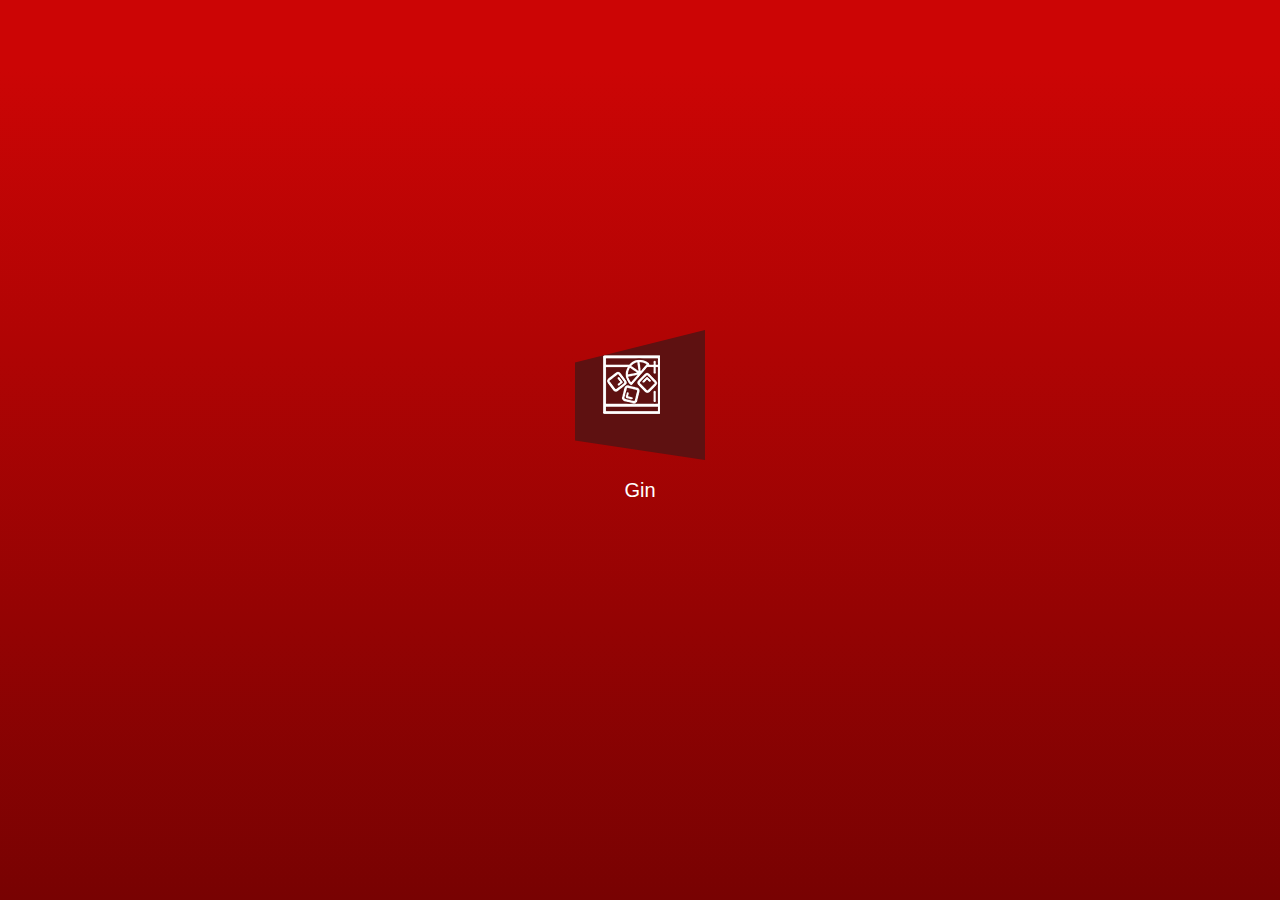
<file: index.html>
<!DOCTYPE html>
<html lang="en">

<head>
    <meta charset="utf-8">
    <meta name="viewport" content="width=device-width, initial-scale=1.0">
    <meta http-equiv="X-UA-Compatible" content="ie=edge">
    <title>Campari Red Diaries</title>

    <!-- STYLES -->

    <link rel="stylesheet" href="https://maxcdn.bootstrapcdn.com/bootstrap/4.0.0/css/bootstrap.min.css" integrity="sha384-Gn5384xqQ1aoWXA+058RXPxPg6fy4IWvTNh0E263XmFcJlSAwiGgFAW/dAiS6JXm"
        crossorigin="anonymous">
    <link rel="stylesheet" href="https://use.fontawesome.com/releases/v5.7.0/css/all.css" integrity="sha384-lZN37f5QGtY3VHgisS14W3ExzMWZxybE1SJSEsQp9S+oqd12jhcu+A56Ebc1zFSJ"
        crossorigin="anonymous">
    <link href="https://fonts.googleapis.com/css?family=Oswald:400,600|Roboto:400,700" rel="stylesheet">
    <link rel="stylesheet" href="./css/owl.carousel.min.css">
    <link rel="stylesheet" href="./css/owl.theme.default.css">
    <link rel="stylesheet" href="./css/animate.css">
    <link rel="stylesheet" href="./css/preloader.css">
    <link rel="stylesheet" href="./css/style.css">

    <!-- FAVICON -->
    <link rel="shortcut icon" href="img/favicon.ico" type="image/x-icon">

    <!-- META -->
    <meta property="og:title" content="Campari Red Diaries">
    <meta property="og:description" content="">
    <meta property="og:image" content="">
    <meta property="og:url" content="">

</head>

<body class="h-100">

    <div class="loader-box">
        <div class="loader">

            <div class="element-animation">
                <img src="img/preloader.png" width="480" height="100" ;>
            </div>
        </div>
        <ul class="labels">
            <li class="label">Gin</li>
            <li class="label">Campari</li>
            <li class="label">Vermouth Rosso</li>
            <li class="label">Rodaja de Naranja</li>
        </ul>
        <div class="loader-section section-left"></div>
        <div class="loader-section section-right"></div>
    </div>

    <header>
        <!-- Fixed navbar -->
        <nav class="navbar navbar-expand-md fixed-top">
            <button class="navbar-toggler" type="button" data-toggle="collapse" data-target="#navbarCollapse"
                aria-controls="navbarCollapse" aria-expanded="false" aria-label="Toggle navigation">
                <img src="img/menu.svg" alt="">
            </button>
            <div class="collapse navbar-collapse" id="navbarCollapse">
                <ul id="menu" class="navbar-nav">
                    <li class="nav-item active">
                        <a class="nav-link" href="#title">Corto </a>
                    </li>
                    <li class="nav-item">
                        <a class="nav-link" href="#slide1">Actores</a>
                    </li>
                    <li class="nav-item">
                        <a class="nav-link" href="#slide2">Behind de Scenes</a>
                    </li>
                    <li class="nav-item">
                        <a class="nav-link" href="#slide3">Cocktails</a>
                    </li>
                </ul>

            </div>
        </nav>
    </header>


    <ul id="sticky-bar" class="landing">
        <li><a target="_blank" href="https://www.facebook.com/CampariArg/"><i class="fab fa-facebook-f"></i></a></li>
        <li><a target="_blank" href="https://www.instagram.com/campariarg/"><i class="fab fa-instagram"></i></a></li>
        <li><a target="_blank" href="https://twitter.com/campariarg"><i class="fab fa-twitter"></i></a></li>
    </ul>

    <div class="content">

        <div id="title" class="slide contenedores">
            <div class="container">
                <img class="logo" src="img/logo_w.png" alt="">

                <div class="train">
                    <h3>VER CORTO ENTERING RED</h3>
                    <div id="cortos" class="false-button f-1 pt-5">
                        <button type="button" class="btn video-btn" data-toggle="modal" data-src="https://www.youtube.com/embed/xC93AYiC4kQ"
                            data-target="#videoModal">
                            <img src="img/play.png" alt="">
                        </button>
                    </div>
                </div>




                <img src="img/bottles.png" alt="">
            </div>

        </div>

        <div id="slide1" class="slide">
            <div class="container p-0">
                <div class="title-section">
                    <h3>ACTORES</h3>
                </div>
                <div class="row mx-auto w-100">

                    <div class="col-12">
                        <div class="actores reverse">
                            <div class="character a-2">
                                <button type="button" class="btn video-btn" data-toggle="modal" data-src="https://www.youtube.com/embed/CW8cPYRWALM"
                                    data-target="#videoModal">
                                    <img src="img/play.png" alt="">
                                </button>
                                <img class="sub" src="img/pachano_sub.png" alt="">
                            </div>
                            <div class="description">
                                <div class="name">
                                    <h3>SOFÍA PACHANO</h3>
                                    <h6>Actriz/Influencer</h6>
                                    <p>Sofía es una actriz, chef y lifestyle influencer. Es una apasionada del mundo de
                                        la coctelería, la moda y los viajes.
                                        Ama la moda y la cultura gastronómica y coctelera italiana, y es muy cercana a
                                        la comunidad de bartenders.</p>
                                </div>
                                <ul class="redes">
                                    <!-- <li><a target="_blank" href=""><i class="fab fa-facebook-f"></i></a></li> -->
                                    <li><a target="_blank" href="https://www.instagram.com/sofipachano/"><i class="fab fa-instagram"></i></a></li>
                                </ul>
                            </div>
                        </div>
                    </div>
                    <div class="col-12 p-0">
                        <div class="actores">
                            <div class="character a-1">
                                <button type="button" class="btn video-btn" data-toggle="modal" data-src="https://www.youtube.com/embed/9h56hlHWBFk"
                                    data-target="#videoModal">
                                    <img src="img/play.png" alt="">
                                </button>
                                <img class="sub" src="img/seba_sub.png" alt="">
                            </div>
                            <div class="description">
                                <div class="name">
                                    <h3>SEBA GARCÍA</h3>
                                    <h6>BARTENDER</h6>
                                    <p>Seba es un joven bartender, manager de Presidente Bar y amante de los cocktails
                                        clásicos. Es uno de los más destacados de la nueva generación de bartenders en
                                        Argentina.</p>
                                </div>
                                <ul class="redes">
                                    <!-- <li><a target="_blank" href=""><i class="fab fa-facebook-f"></i></a></li> -->
                                    <li><a target="_blank" href="https://www.instagram.com/soyelcantinero/"><i class="fab fa-instagram"></i></a></li>
                                </ul>
                            </div>
                        </div>
                    </div>

                </div>
            </div>
            <div class="gallery">
                <h3 class="txt-red text-center">GALERÍA</h3>
                <div class="loop owl-carousel">
                    <div class="item">
                        <div class="overlay h-100 w-100"></div>
                        <img src="img/gallery/gallery_1.jpg" alt="">
                    </div>
                    <div class="item">
                        <div class="overlay h-100 w-100"></div>
                        <img src="img/gallery/gallery_2.jpg" alt="">
                    </div>

                    <div class="item">
                        <div class="overlay h-100 w-100"></div>
                        <img src="img/gallery/gallery_4.jpg" alt="">
                    </div>
                    <div class="item">
                        <div class="overlay h-100 w-100"></div>
                        <img src="img/gallery/gallery_5.jpg" alt="">
                    </div>
                    <div class="item">
                        <div class="overlay h-100 w-100"></div>
                        <img src="img/gallery/gallery_6.jpg" alt="">
                    </div>
                    <div class="item">
                        <div class="overlay h-100 w-100"></div>
                        <img src="img/gallery/gallery_7.jpg" alt="">
                    </div>
                    <div class="item">
                        <div class="overlay h-100 w-100"></div>
                        <img src="img/gallery/gallery_8.jpg" alt="">
                    </div>
                    <div class="item">
                        <div class="overlay h-100 w-100"></div>
                        <img src="img/gallery/gallery_9.jpg" alt="">
                    </div>
                    <div class="item">
                        <div class="overlay h-100 w-100"></div>
                        <img src="img/gallery/gallery_10.jpg" alt="">
                    </div>
                    <div class="item">
                        <div class="overlay h-100 w-100"></div>
                        <img src="img/gallery/gallery_11.jpg" alt="">
                    </div>
                    <div class="item">
                        <div class="overlay h-100 w-100"></div>
                        <img src="img/gallery/gallery_12.jpg" alt="">
                    </div>


                </div>
            </div>





        </div>

        <div id="slide2" class="slide">
            <div class="container scroll-behind px-0 pt-5">
                <div class="title-section vertical mb-4">
                    <h3 class="text-white">BEHIND THE SCENES</h3>
                </div>
                <div class="row mx-auto w-100">
                    <div class="col-12 col-md-6 p-0 p-md-3">
                        <div class="behind b-3">
                            <button type="button" class="btn video-btn animated " data-toggle="modal" data-src="https://www.youtube.com/embed/NvdWLSBQg-g"
                                data-target="#videoModal">
                                <img src="img/play.png" alt="">
                            </button>
                            <div class="overlay"></div>
                        </div>
                    </div>
                    <div class="col-12 col-md-6 p-0 p-md-3 d-flex flex-column justify-content-between">
                        <div class="behind b-2">
                            <button type="button" class="btn video-btn animated " data-toggle="modal" data-src="https://www.youtube.com/embed/XOVr8405gC4"
                                data-target="#videoModal">
                                <img src="img/play.png" alt="">
                            </button>
                            <div class="overlay"></div>
                        </div>
                        <div class="behind b-1">
                            <button type="button" class="btn video-btn animated " data-toggle="modal" data-src="https://www.youtube.com/embed/Y_JbM4_AxUs"
                                data-target="#videoModal">
                                <img src="img/play.png" alt="">
                            </button>
                            <div class="overlay"></div>
                        </div>
                    </div>
                </div>


            </div>
        </div>

        <div id="slide3" class="slide">
            <div class="title-section vertical mb-4">
                <h3 class="text-white">RED HANDS 2019</h3>
                <h3 class="text-white">Cocktails y Bartenders</h3>
            </div>
            <div class="container p-0">
                <div class="cocktails">
                    <ul class="tab-header nav nav-tabs" role="tablist">
                        <li role="presentation">
                            <a href="#seba" aria-controls="#seba" role="tab" data-toggle="tab" class="active">
                                <img src="img/cocktail_2.png" alt="">
                            </a>
                        </li>
                        <li role="presentation">
                            <a href="#andreas" aria-controls="#andreas" role="tab" data-toggle="tab">
                                <img src="img/cocktail_1.png" alt="">
                            </a>
                        </li>

                        <li role="presentation">
                            <a href="#jessica" aria-controls="#jessica" role="tab" data-toggle="tab">
                                <img src="img/cocktail_3.png" alt="">
                            </a>
                        </li>
                        <li role="presentation">
                            <a href="#joe" aria-controls="#joe" role="tab" data-toggle="tab">
                                <img src="img/cocktail_4.png" alt="">
                            </a>
                        </li>
                        <li role="presentation">
                            <a href="#stacy" aria-controls="#stacy" role="tab" data-toggle="tab">
                                <img src="img/cocktail_5.png" alt="">
                            </a>
                        </li>
                        <li role="presentation">
                            <a href="#tomasso" aria-controls="#tomasso" role="tab" data-toggle="tab">
                                <img src="img/cocktail_6.png" alt="">
                            </a>
                        </li>
                    </ul>
                    <div class="tab-content">
                        <div role="tabpanel" class="tab-pane active" id="seba">
                            <div class="row mx-auto w-100">
                                <div class="col-12 col-lg-4 p-0">
                                    <div class="trago">
                                        <img src="img/bartenders/campari_seba_bianco_a_cut.png" alt="">
                                        <h6 class="text-white">PRESIDENTE NEGRONI</h6>
                                    </div>
                                </div>
                                <div class="col-12 col-lg-8 p-0">
                                    <div class="bartender">
                                        <div class="foto">
                                            <div class="owl-carousel owl-bartenders owl-theme">
                                                <div class="item" style="background-image:url('img/bartenders/seba_a.jpg')">
                                                </div>
                                                <div class="item" style="background-image:url('img/bartenders/seba_b.jpg')">
                                                </div>
                                                <div class="item" style="background-image:url('img/bartenders/seba_c.jpg')">
                                                </div>
                                            </div>
                                        </div>
                                        <div class="bartender-txt">
                                            <h3 class="name text-white">SEBA GARCIA</h3>
                                            <p class="paragraph text-white">“Un cóctel debe ser elegante, como un
                                                presidente. Debe tener estilo. Debe emanar la fuerza de un ...
                                                Presidente.”</p>
                                            <ul class="ingredientes p-0 text-white">
                                                <h5 class="text-white">Ingredientes</h5>
                                                <li>30 ml Campari</li>
                                                <li>30 ml Barrel Aged Genever</li>
                                                <li>15 ml Medium Sherry</li>
                                                <li>15 ml Barolo Chinato</li>
                                            </ul>
                                            <h5 class="text-white">Sabor</h5>
                                            <p class="paragraph text-white">
                                                Cítricos y hierbas.
                                            </p>

                                        </div>
                                    </div>
                                </div>
                            </div>
                        </div>
                        <div role="tabpanel" class="tab-pane" id="andreas">
                            <div class="row mx-auto w-100">
                                <div class="col-12 col-lg-4 p-0">
                                    <div class="trago">
                                        <img src="img/bartenders/campari_andreas_a_cut.png" alt="">
                                        <h6 class="text-white">NEGRONI 1808</h6>
                                    </div>
                                </div>
                                <div class="col-12 col-lg-8 p-0">
                                    <div class="bartender">
                                        <div class="foto">
                                            <div class="owl-carousel owl-bartenders owl-theme">
                                                <div class="item" style="background-image:url('img/bartenders/andreas_a.jpg')">
                                                </div>
                                                <div class="item" style="background-image:url('img/bartenders/andreas_b.jpg')">
                                                </div>
                                                <div class="item" style="background-image:url('img/bartenders/andreas_c.jpg')">
                                                </div>
                                            </div>
                                        </div>
                                        <div class="bartender-txt">
                                            <h3 class="name text-white">ANDREAS TILL</h3>
                                            <p class="paragraph text-white">“El proceso que seguí para crear esta
                                                variación en un cocktail legendario como el Negroni fue lineal, se
                                                podría decir que era inevitable.”</p>
                                            <ul class="ingredientes p-0 text-white">
                                                <h5 class="text-white">Ingredientes</h5>
                                                <li>30 ml Campari</li>
                                                <li>20 ml Cinzano 1757 Vermouth Rosso</li>
                                                <li>20 ml Bulldog Gin</li>
                                                <li>20 ml Soda de limón</li>
                                                <li>Aguardiente de frambuesa</li>
                                            </ul>
                                            <h5 class="text-white">Sabor</h5>
                                            <p class="paragraph text-white">
                                                Al acercarse al vaso, un sabor afrutado de frambuesa despierta
                                                curiosidad. El primer sorbo se abre con impresiones picantes y herbales
                                                del vermut y la ginebra y termina en la amarga elegancia de Campari, al
                                                igual que la resolución de un solista de jazz bien tocado.
                                            </p>

                                        </div>
                                    </div>
                                </div>
                            </div>
                        </div>
                        <div role="tabpanel" class="tab-pane " id="tomasso">
                            <div class="row mx-auto w-100">
                                <div class="col-12 col-lg-4 p-0">
                                    <div class="trago">
                                        <img src="img/bartenders/campari_tommaso_bianco_d_cut.png" alt="">
                                        <h6 class="text-white">L’AGE D’OR NEGRONI</h6>
                                    </div>
                                </div>
                                <div class="col-12 col-lg-8 p-0">
                                    <div class="bartender">
                                        <div class="foto">
                                            <div class="owl-carousel owl-bartenders owl-theme">
                                                <div class="item" style="background-image:url('img/bartenders/tommaso_a.jpg')">
                                                </div>
                                                <div class="item" style="background-image:url('img/bartenders/tommaso_b.jpg')">
                                                </div>
                                                <div class="item" style="background-image:url('img/bartenders/tommaso_c.jpg')">
                                                </div>
                                            </div>
                                        </div>
                                        <div class="bartender-txt">
                                            <h3 class="name text-white">TOMMASO CECCA</h3>
                                            <p class="paragraph text-white">“No es fácil concentrar cien años de
                                                historia en un cocktail. Por eso decidí crear uno que tuviera almas
                                                diferentes,
                                                cada una capaz de contener una de las muchas facetas de los Negroni.”</p>
                                            <ul class="ingredientes p-0 text-white">
                                                <h5 class="text-white">Ingredientes</h5>
                                                <li>4 ml Campari</li>
                                                <li>4 ml Bulldog Gin</li>
                                                <li>2 ml Cinzano 1757 Vermouth Rosso</li>
                                                <li>2 ml Grand Marnier Cuvée Louis Alexandre</li>
                                                <li>Gotas de incienso y extracto de mirra.</li>
                                            </ul>
                                            <h5 class="text-white">Sabor</h5>
                                            <p class="paragraph text-white">
                                                Un Negroni con un cuerpo intenso y notas de sabores antiguos: incienso
                                                y mirra mezclados con el sabor amargo de Campari y la esencia
                                                primordial de la botánica.
                                            </p>

                                        </div>
                                    </div>
                                </div>
                            </div>
                        </div>
                        <div role="tabpanel" class="tab-pane " id="jessica">
                            <div class="row mx-auto w-100">
                                <div class="col-12 col-lg-4 p-0">
                                    <div class="trago">
                                        <img src="img/bartenders/campari_jessica_cut.png" alt="">
                                        <h6 class="text-white">DON'T KILL MY VIBE</h6>
                                    </div>
                                </div>
                                <div class="col-12 col-lg-8 p-0">
                                    <div class="bartender">
                                        <div class="foto">
                                            <div class="owl-carousel owl-bartenders owl-theme">
                                                <div class="item" style="background-image:url('img/bartenders/jessica_a.jpg')">
                                                </div>
                                                <div class="item" style="background-image:url('img/bartenders/jessica_b.jpg')">
                                                </div>
                                                <div class="item" style="background-image:url('img/bartenders/jessica_c.jpg')">
                                                </div>
                                            </div>
                                        </div>
                                        <div class="bartender-txt">
                                            <h3 class="name text-white">JESSICA SANCHEZ</h3>
                                            <p class="paragraph text-white">“Decidí crear un menú basado exclusivamente
                                                en cócteles para beber en la playa, pero con un alma atemporal.”</p>
                                            <ul class="ingredientes p-0 text-white">
                                                <h5 class="text-white">Ingredientes</h5>
                                                <li>25 ml Bulldog Gin</li>
                                                <li>25 ml Cinzano 1757 Vermouth Rosso</li>
                                                <li>25 ml Campari</li>
                                                <li>50 ml Spiced Ginger Ale</li>
                                            </ul>
                                            <h5 class="text-white">Sabor</h5>
                                            <p class="paragraph text-white">
                                                Amargo y refrescante.
                                            </p>

                                        </div>
                                    </div>
                                </div>
                            </div>
                        </div>
                        <div role="tabpanel" class="tab-pane " id="joe">
                            <div class="row mx-auto w-100">
                                <div class="col-12 col-lg-4 p-0">
                                    <div class="trago">
                                        <img src="img/bartenders/campari_joe_cocktail_bianco_c_cut.png" alt="">
                                        <h6 class="text-white">NEGRONI SEGRETO</h6>
                                    </div>
                                </div>
                                <div class="col-12 col-lg-8 p-0">
                                    <div class="bartender">
                                        <div class="foto">
                                            <div class="owl-carousel owl-bartenders owl-theme">
                                                <div class="item" style="background-image:url('img/bartenders/joe_a.jpg')">
                                                </div>
                                                <div class="item" style="background-image:url('img/bartenders/joe_b.jpg')">
                                                </div>
                                                <div class="item" style="background-image:url('img/bartenders/joe_c.jpg')">
                                                </div>
                                            </div>
                                        </div>
                                        <div class="bartender-txt">
                                            <h3 class="name text-white">JOE SCHOFIELD</h3>
                                            <p class="paragraph text-white">“Mi objetivo es que el Negroni Segreto sea
                                                memorable, recordando a las personas la coctelería clásica, pero
                                                sorprendiéndolos con sabores inesperados.”</p>
                                            <ul class="ingredientes p-0 text-white">
                                                <h5 class="text-white">Ingredientes</h5>
                                                <li>2.5 ml Bulldog Gin</li>
                                                <li>25 ml Campari</li>
                                                <li>10 ml Cinzano 1757 Vermouth Rosso</li>
                                                <li>4 Frambuesas</li>
                                                <li>3 cucharadas de agua de rosas</li>
                                            </ul>
                                            <h5 class="text-white">Sabor</h5>
                                            <p class="paragraph text-white">
                                                Dulce con una nota fragante y frutal.
                                            </p>

                                        </div>
                                    </div>
                                </div>
                            </div>
                        </div>

                        <div role="tabpanel" class="tab-pane " id="stacy">
                            <div class="row mx-auto w-100">
                                <div class="col-12 col-lg-4 p-0">
                                    <div class="trago">
                                        <img src="img/bartenders/campari_cocktail_stacey_c_cut.png" alt="">
                                        <h6 class="text-white">GARNET SBAGLIATO</h6>
                                    </div>
                                </div>
                                <div class="col-12 col-lg-8 p-0">
                                    <div class="bartender">
                                        <div class="foto">
                                            <div class="owl-carousel owl-bartenders owl-theme">
                                                <div class="item" style="background-image:url('img/bartenders/stacey_a.jpg')">
                                                </div>
                                                <div class="item" style="background-image:url('img/bartenders/stacey_b.jpg')">
                                                </div>
                                                <div class="item" style="background-image:url('img/bartenders/stacey_c.jpg')">
                                                </div>
                                            </div>
                                        </div>
                                        <div class="bartender-txt">
                                            <h3 class="name text-white">STACY SWENSON</h3>
                                            <p class="paragraph text-white">“Este Negroni Sbagliato fue diseñado para
                                                celebrar el corazón del Negroni: Campari.”</p>
                                            <ul class="ingredientes p-0 text-white">
                                                <h5 class="text-white">Ingredientes</h5>
                                                <li>35 ml Campari</li>
                                                <li>28 ml Cinzano 1757 Vermouth Rosso</li>
                                                <li>142 ml Shrubs de Naranja Roja, Remolacha y granado</li>
                                                <li>8 gotas de tintura De Alcaravea Tostada </li>
                                                <li>3 rodajas de naranja roja</li>
                                                <li>Lambrusco</li>
                                            </ul>
                                            <h5 class="text-white">Sabor</h5>
                                            <p class="paragraph text-white">
                                                Caliente pero brillante, sabroso, robusto pero refrescante, tostado,
                                                complejo, herbáceo
                                            </p>

                                        </div>
                                    </div>
                                </div>
                            </div>
                        </div>

                    </div>


                </div>
            </div>
        </div>
        <footer class="f-lan">
            <div class="footer">
                <img src="img/campari.png" alt="">
                <p class="disclaim">Beber con moderación. <br> Prohibida su venta a menores de 18 años</p>
            </div>
        </footer>


    </div>




    <!-- Button trigger modal -->

    <!-- Modal -->
    <div class="modal fade" id="age" tabindex="-1" role="dialog" aria-labelledby="exampleModalCenterTitle" aria-hidden="true">
        <div class="modal-dialog modal-dialog-centered" role="document">
            <div class="modal-content">

                <div class="modal-body validator">
                    <img class="img-fluid mb-4" src="img/campari.png" alt="">
                    <h4>SOY MAYOR DE 18 AÑOS</h4>
                    <div class="buttons mx-auto mt-3 d-flex justify-content-center">
                        <button type="button" class="btn btn-c-out"><span><span><span>No</span></span></span></button>
                        <button type="button" class="btn btn-c-in" data-dismiss="modal"><span><span><span>Sí</span></span></span></button>
                    </div>
                </div>
            </div>
        </div>
    </div>

    <!-- Modal Video -->
    <div class="modal fade" id="videoModal" tabindex="-1" role="dialog" aria-labelledby="exampleModalLabel" aria-hidden="true">
        <div class="modal-dialog modal-dialog-centered modal-lg" role="document">
            <div class="modal-content">


                <div class="modal-body video">

                    <button type="button" class="close" data-dismiss="modal" aria-label="Close">
                        <span aria-hidden="true">&times;</span>
                    </button>
                    <!-- 16:9 aspect ratio -->
                    <div class="embed-responsive embed-responsive-16by9">
                        <iframe class="embed-responsive-item" src="" frameborder="0" allow="accelerometer; autoplay; encrypted-media; gyroscope; picture-in-picture"
                            allowfullscreen="allowfullscreen" mozallowfullscreen="mozallowfullscreen" msallowfullscreen="msallowfullscreen"
                            oallowfullscreen="oallowfullscreen" webkitallowfullscreen="webkitallowfullscreen" id="video"
                            allowscriptaccess="always">></iframe>
                    </div>


                </div>

            </div>
        </div>
    </div>


    <!-- Scripts -->
    <script src="https://code.jquery.com/jquery-3.2.1.slim.min.js" integrity="sha384-KJ3o2DKtIkvYIK3UENzmM7KCkRr/rE9/Qpg6aAZGJwFDMVNA/GpGFF93hXpG5KkN"
        crossorigin="anonymous"></script>
    <script src="https://cdnjs.cloudflare.com/ajax/libs/popper.js/1.12.9/umd/popper.min.js" integrity="sha384-ApNbgh9B+Y1QKtv3Rn7W3mgPxhU9K/ScQsAP7hUibX39j7fakFPskvXusvfa0b4Q"
        crossorigin="anonymous"></script>
    <script src="https://maxcdn.bootstrapcdn.com/bootstrap/4.0.0/js/bootstrap.min.js" integrity="sha384-JZR6Spejh4U02d8jOt6vLEHfe/JQGiRRSQQxSfFWpi1MquVdAyjUar5+76PVCmYl"
        crossorigin="anonymous"></script>
    <script src="js/owl.carousel.min.js"></script>
    <script src="js/events.js"></script>



</body>

</html>
</file>
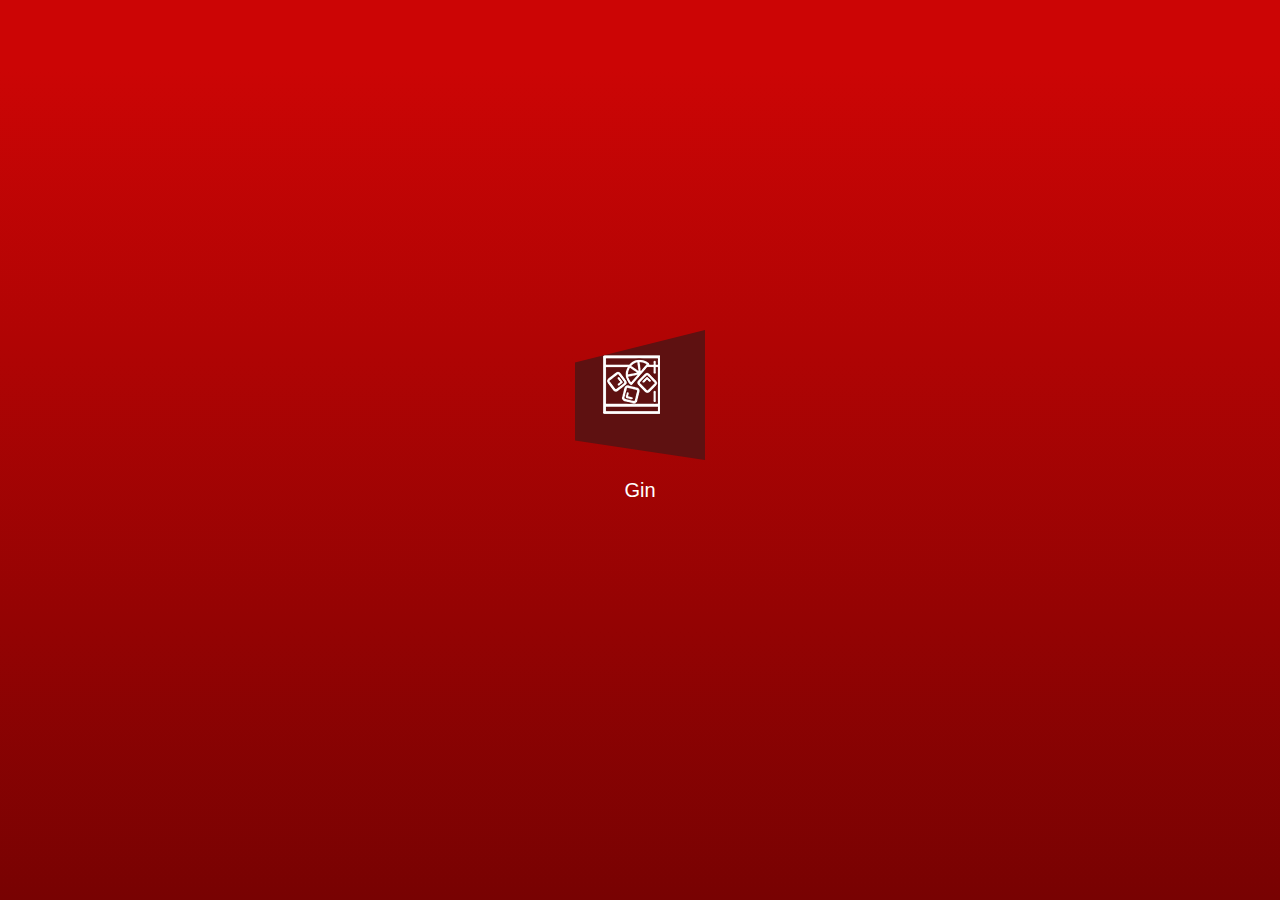
<file: docs/index.html>
<!DOCTYPE html>
<html lang="en">

<head>
    <meta charset="utf-8">
    <meta name="viewport" content="width=device-width, initial-scale=1.0">
    <meta http-equiv="X-UA-Compatible" content="ie=edge">
    <title>Campari Red Diaries</title>

    <!-- STYLES -->

    <link rel="stylesheet" href="https://maxcdn.bootstrapcdn.com/bootstrap/4.0.0/css/bootstrap.min.css" integrity="sha384-Gn5384xqQ1aoWXA+058RXPxPg6fy4IWvTNh0E263XmFcJlSAwiGgFAW/dAiS6JXm"
        crossorigin="anonymous">
    <link rel="stylesheet" href="https://use.fontawesome.com/releases/v5.7.0/css/all.css" integrity="sha384-lZN37f5QGtY3VHgisS14W3ExzMWZxybE1SJSEsQp9S+oqd12jhcu+A56Ebc1zFSJ"
        crossorigin="anonymous">
    <link href="https://fonts.googleapis.com/css?family=Oswald:400,600|Roboto:400,700" rel="stylesheet">
    <link rel="stylesheet" href="./css/owl.carousel.min.css">
    <link rel="stylesheet" href="./css/owl.theme.default.css">
    <link rel="stylesheet" href="./css/animate.css">
    <link rel="stylesheet" href="./css/preloader.css">
    <link rel="stylesheet" href="./css/style.css">

    <!-- FAVICON -->
    <link rel="shortcut icon" href="img/favicon.ico" type="image/x-icon">

    <!-- META -->
    <meta property="og:title" content="Campari Red Diaries">
    <meta property="og:description" content="">
    <meta property="og:image" content="">
    <meta property="og:url" content="">

</head>

<body class="h-100">

    <div class="loader-box">
        <div class="loader">

            <div class="element-animation">
                <img src="img/preloader.png" width="480" height="100" ;>
            </div>
        </div>
        <ul class="labels">
            <li class="label">Gin</li>
            <li class="label">Campari</li>
            <li class="label">Vermouth Rosso</li>
            <li class="label">Rodaja de Naranja</li>
        </ul>
        <div class="loader-section section-left"></div>
        <div class="loader-section section-right"></div>
    </div>

    <header>
        <!-- Fixed navbar -->
        <nav class="navbar navbar-expand-md fixed-top">
            <button class="navbar-toggler" type="button" data-toggle="collapse" data-target="#navbarCollapse"
                aria-controls="navbarCollapse" aria-expanded="false" aria-label="Toggle navigation">
                <img src="img/menu.svg" alt="">
            </button>
            <div class="collapse navbar-collapse" id="navbarCollapse">
                <ul id="menu" class="navbar-nav">
                    <li class="nav-item active">
                        <a class="nav-link" href="#title">Corto </a>
                    </li>
                    <li class="nav-item">
                        <a class="nav-link" href="#slide1">Actores</a>
                    </li>
                    <li class="nav-item">
                        <a class="nav-link" href="#slide2">Behind de Scenes</a>
                    </li>
                    <li class="nav-item">
                        <a class="nav-link" href="#slide3">Cocktails</a>
                    </li>
                </ul>

            </div>
        </nav>
    </header>


    <ul id="sticky-bar" class="landing">
        <li><a target="_blank" href="https://www.facebook.com/CampariArg/"><i class="fab fa-facebook-f"></i></a></li>
        <li><a target="_blank" href="https://www.instagram.com/campariarg/"><i class="fab fa-instagram"></i></a></li>
        <li><a target="_blank" href="https://twitter.com/campariarg"><i class="fab fa-twitter"></i></a></li>
    </ul>

    <div class="content">

        <div id="title" class="slide contenedores">
            <div class="container">
                <img class="logo" src="img/logo_w.png" alt="">

                <div class="train">
                    <div class="title-short">
                        <h3 class="name">ENTERING RED</h3>
                        <div class="cast">
                            <h5>ANA DE ARMAS</h5>
                            <h5>MATTEO GARRONE</h5>
                        </div>
                        <h3><i class="fas fa-chevron-down"></i></h3>
                    </div>
                    <div id="cortos" class="false-button f-1 ">
                        <button type="button" class="btn video-btn" data-toggle="modal" data-src="https://www.youtube.com/embed/xC93AYiC4kQ"
                            data-target="#videoModal">
                            <img src="img/play.png" alt="">
                        </button>
                    </div>
                </div>




                <img src="img/bottles.png" alt="">
            </div>

        </div>

        <div id="slide1" class="slide">
            <div class="container p-0">
                <div class="title-section">
                    <h3>ACTORES</h3>
                </div>
                <div class="row mx-auto w-100">

                    <div class="col-12">
                        <div class="actores reverse">
                            <div class="character a-2">
                                <button type="button" class="btn video-btn" data-toggle="modal" data-src="https://www.youtube.com/embed/CW8cPYRWALM"
                                    data-target="#videoModal">
                                    <img src="img/play.png" alt="">
                                </button>
                                <img class="sub" src="img/pachano_sub.png" alt="">
                            </div>
                            <div class="description">
                                <div class="name">
                                    <h3>SOFÍA PACHANO</h3>
                                    <h6>Actriz/Influencer</h6>
                                    <p>Sofía es una actriz, chef y lifestyle influencer. Es una apasionada del mundo de
                                        la coctelería, la moda y los viajes.
                                        Ama la moda y la cultura gastronómica y coctelera italiana, y es muy cercana a
                                        la comunidad de bartenders.</p>
                                </div>
                                <ul class="redes">
                                    <!-- <li><a target="_blank" href=""><i class="fab fa-facebook-f"></i></a></li> -->
                                    <li><a target="_blank" href="https://www.instagram.com/sofipachano/"><i class="fab fa-instagram"></i></a></li>
                                </ul>
                            </div>
                        </div>
                    </div>
                    <div class="col-12 p-0">
                        <div class="actores">
                            <div class="character a-1">
                                <button type="button" class="btn video-btn" data-toggle="modal" data-src="https://www.youtube.com/embed/9h56hlHWBFk"
                                    data-target="#videoModal">
                                    <img src="img/play.png" alt="">
                                </button>
                                <img class="sub" src="img/seba_sub.png" alt="">
                            </div>
                            <div class="description">
                                <div class="name">
                                    <h3>SEBA GARCÍA</h3>
                                    <h6>BARTENDER</h6>
                                    <p>Seba es un joven bartender, manager de Presidente Bar y amante de los cocktails
                                        clásicos. Es uno de los más destacados de la nueva generación de bartenders en
                                        Argentina.</p>
                                </div>
                                <ul class="redes">
                                    <!-- <li><a target="_blank" href=""><i class="fab fa-facebook-f"></i></a></li> -->
                                    <li><a target="_blank" href="https://www.instagram.com/soyelcantinero/"><i class="fab fa-instagram"></i></a></li>
                                </ul>
                            </div>
                        </div>
                    </div>

                </div>
            </div>
            <div class="gallery">
                <h3 class="txt-red text-center mt-3">GALERÍA</h3>
                <div class="loop owl-carousel">
                    <div class="item">
                        <div class="overlay h-100 w-100"></div>
                        <img src="img/gallery/gallery_1.jpg" alt="">
                    </div>
                    <div class="item">
                        <div class="overlay h-100 w-100"></div>
                        <img src="img/gallery/gallery_2.jpg" alt="">
                    </div>

                    <div class="item">
                        <div class="overlay h-100 w-100"></div>
                        <img src="img/gallery/gallery_4.jpg" alt="">
                    </div>
                    <div class="item">
                        <div class="overlay h-100 w-100"></div>
                        <img src="img/gallery/gallery_5.jpg" alt="">
                    </div>
                    <div class="item">
                        <div class="overlay h-100 w-100"></div>
                        <img src="img/gallery/gallery_6.jpg" alt="">
                    </div>
                    <div class="item">
                        <div class="overlay h-100 w-100"></div>
                        <img src="img/gallery/gallery_7.jpg" alt="">
                    </div>
                    <div class="item">
                        <div class="overlay h-100 w-100"></div>
                        <img src="img/gallery/gallery_8.jpg" alt="">
                    </div>
                    <div class="item">
                        <div class="overlay h-100 w-100"></div>
                        <img src="img/gallery/gallery_9.jpg" alt="">
                    </div>
                    <div class="item">
                        <div class="overlay h-100 w-100"></div>
                        <img src="img/gallery/gallery_10.jpg" alt="">
                    </div>
                    <div class="item">
                        <div class="overlay h-100 w-100"></div>
                        <img src="img/gallery/gallery_11.jpg" alt="">
                    </div>
                    <div class="item">
                        <div class="overlay h-100 w-100"></div>
                        <img src="img/gallery/gallery_12.jpg" alt="">
                    </div>


                </div>
            </div>





        </div>

        <div id="slide2" class="slide">
            <div class="container scroll-behind px-0 pt-5">
                <div class="title-section vertical mb-4">
                    <h3 class="text-white">BEHIND THE SCENES</h3>
                </div>
                <div class="row mx-auto w-100">
                    <div class="col-12 col-md-6 p-0 p-md-3">
                        <div class="behind b-3">
                            <button type="button" class="btn video-btn animated " data-toggle="modal" data-src="https://www.youtube.com/embed/NvdWLSBQg-g"
                                data-target="#videoModal">
                                <img src="img/play.png" alt="">
                            </button>
                            <div class="overlay"></div>
                        </div>
                    </div>
                    <div class="col-12 col-md-6 p-0 p-md-3 d-flex flex-column justify-content-between">
                        <div class="behind b-2">
                            <button type="button" class="btn video-btn animated " data-toggle="modal" data-src="https://www.youtube.com/embed/XOVr8405gC4"
                                data-target="#videoModal">
                                <img src="img/play.png" alt="">
                            </button>
                            <div class="overlay"></div>
                        </div>
                        <div class="behind b-1">
                            <button type="button" class="btn video-btn animated " data-toggle="modal" data-src="https://www.youtube.com/embed/Y_JbM4_AxUs"
                                data-target="#videoModal">
                                <img src="img/play.png" alt="">
                            </button>
                            <div class="overlay"></div>
                        </div>
                    </div>
                </div>


            </div>
        </div>

        <div id="slide3" class="slide">
            <div class="title-section vertical mb-4">
                <h3 class="text-white">RED HANDS 2019</h3>
                <h3 class="text-white">Cocktails y Bartenders</h3>
            </div>
            <div class="container p-0">
                <div class="cocktails">
                    <ul class="tab-header nav nav-tabs" role="tablist">
                        <li role="presentation">
                            <a href="#seba" aria-controls="#seba" role="tab" data-toggle="tab" class="active">
                                <img src="img/cocktail_2.png" alt="">
                            </a>
                        </li>
                        <li role="presentation">
                            <a href="#andreas" aria-controls="#andreas" role="tab" data-toggle="tab">
                                <img src="img/cocktail_1.png" alt="">
                            </a>
                        </li>

                        <li role="presentation">
                            <a href="#jessica" aria-controls="#jessica" role="tab" data-toggle="tab">
                                <img src="img/cocktail_3.png" alt="">
                            </a>
                        </li>
                        <li role="presentation">
                            <a href="#joe" aria-controls="#joe" role="tab" data-toggle="tab">
                                <img src="img/cocktail_4.png" alt="">
                            </a>
                        </li>
                        <li role="presentation">
                            <a href="#stacy" aria-controls="#stacy" role="tab" data-toggle="tab">
                                <img src="img/cocktail_5.png" alt="">
                            </a>
                        </li>
                        <li role="presentation">
                            <a href="#tomasso" aria-controls="#tomasso" role="tab" data-toggle="tab">
                                <img src="img/cocktail_6.png" alt="">
                            </a>
                        </li>
                    </ul>
                    <div class="tab-content">
                        <div role="tabpanel" class="tab-pane active" id="seba">
                            <div class="row mx-auto w-100">
                                <div class="col-12 col-lg-4 p-0">
                                    <div class="trago">
                                        <img src="img/bartenders/campari_seba_bianco_a_cut.png" alt="">
                                        <h6 class="text-white">PRESIDENTE NEGRONI</h6>
                                    </div>
                                </div>
                                <div class="col-12 col-lg-8 p-0">
                                    <div class="bartender">
                                        <div class="foto">
                                            <div class="owl-carousel owl-bartenders owl-theme">
                                                <div class="item" style="background-image:url('img/bartenders/seba_a.jpg')">
                                                </div>
                                                <div class="item" style="background-image:url('img/bartenders/seba_b.jpg')">
                                                </div>
                                                <div class="item" style="background-image:url('img/bartenders/seba_c.jpg')">
                                                </div>
                                            </div>
                                        </div>
                                        <div class="bartender-txt">
                                            <h3 class="name text-white">SEBA GARCIA</h3>
                                            <p class="paragraph text-white">“Un cóctel debe ser elegante, como un
                                                presidente. Debe tener estilo. Debe emanar la fuerza de un ...
                                                Presidente.”</p>
                                            <ul class="ingredientes p-0 text-white">
                                                <h5 class="text-white">Ingredientes</h5>
                                                <li>30 ml Campari</li>
                                                <li>30 ml Barrel Aged Genever</li>
                                                <li>15 ml Medium Sherry</li>
                                                <li>15 ml Barolo Chinato</li>
                                            </ul>
                                            <h5 class="text-white">Sabor</h5>
                                            <p class="paragraph text-white">
                                                Cítricos y hierbas.
                                            </p>

                                        </div>
                                    </div>
                                </div>
                            </div>
                        </div>
                        <div role="tabpanel" class="tab-pane" id="andreas">
                            <div class="row mx-auto w-100">
                                <div class="col-12 col-lg-4 p-0">
                                    <div class="trago">
                                        <img src="img/bartenders/campari_andreas_a_cut.png" alt="">
                                        <h6 class="text-white">NEGRONI 1808</h6>
                                    </div>
                                </div>
                                <div class="col-12 col-lg-8 p-0">
                                    <div class="bartender">
                                        <div class="foto">
                                            <div class="owl-carousel owl-bartenders owl-theme">
                                                <div class="item" style="background-image:url('img/bartenders/andreas_a.jpg')">
                                                </div>
                                                <div class="item" style="background-image:url('img/bartenders/andreas_b.jpg')">
                                                </div>
                                                <div class="item" style="background-image:url('img/bartenders/andreas_c.jpg')">
                                                </div>
                                            </div>
                                        </div>
                                        <div class="bartender-txt">
                                            <h3 class="name text-white">ANDREAS TILL</h3>
                                            <p class="paragraph text-white">“El proceso que seguí para crear esta
                                                variación en un cocktail legendario como el Negroni fue lineal, se
                                                podría decir que era inevitable.”</p>
                                            <ul class="ingredientes p-0 text-white">
                                                <h5 class="text-white">Ingredientes</h5>
                                                <li>30 ml Campari</li>
                                                <li>20 ml Cinzano 1757 Vermouth Rosso</li>
                                                <li>20 ml Bulldog Gin</li>
                                                <li>20 ml Soda de limón</li>
                                                <li>Aguardiente de frambuesa</li>
                                            </ul>
                                            <h5 class="text-white">Sabor</h5>
                                            <p class="paragraph text-white">
                                                Al acercarse al vaso, un sabor afrutado de frambuesa despierta
                                                curiosidad. El primer sorbo se abre con impresiones picantes y herbales
                                                del vermut y la ginebra y termina en la amarga elegancia de Campari, al
                                                igual que la resolución de un solista de jazz bien tocado.
                                            </p>

                                        </div>
                                    </div>
                                </div>
                            </div>
                        </div>
                        <div role="tabpanel" class="tab-pane " id="tomasso">
                            <div class="row mx-auto w-100">
                                <div class="col-12 col-lg-4 p-0">
                                    <div class="trago">
                                        <img src="img/bartenders/campari_tommaso_bianco_d_cut.png" alt="">
                                        <h6 class="text-white">L’AGE D’OR NEGRONI</h6>
                                    </div>
                                </div>
                                <div class="col-12 col-lg-8 p-0">
                                    <div class="bartender">
                                        <div class="foto">
                                            <div class="owl-carousel owl-bartenders owl-theme">
                                                <div class="item" style="background-image:url('img/bartenders/tommaso_a.jpg')">
                                                </div>
                                                <div class="item" style="background-image:url('img/bartenders/tommaso_b.jpg')">
                                                </div>
                                                <div class="item" style="background-image:url('img/bartenders/tommaso_c.jpg')">
                                                </div>
                                            </div>
                                        </div>
                                        <div class="bartender-txt">
                                            <h3 class="name text-white">TOMMASO CECCA</h3>
                                            <p class="paragraph text-white">“No es fácil concentrar cien años de
                                                historia en un cocktail. Por eso decidí crear uno que tuviera almas
                                                diferentes,
                                                cada una capaz de contener una de las muchas facetas de los Negroni.”</p>
                                            <ul class="ingredientes p-0 text-white">
                                                <h5 class="text-white">Ingredientes</h5>
                                                <li>4 ml Campari</li>
                                                <li>4 ml Bulldog Gin</li>
                                                <li>2 ml Cinzano 1757 Vermouth Rosso</li>
                                                <li>2 ml Grand Marnier Cuvée Louis Alexandre</li>
                                                <li>Gotas de incienso y extracto de mirra.</li>
                                            </ul>
                                            <h5 class="text-white">Sabor</h5>
                                            <p class="paragraph text-white">
                                                Un Negroni con un cuerpo intenso y notas de sabores antiguos: incienso
                                                y mirra mezclados con el sabor amargo de Campari y la esencia
                                                primordial de la botánica.
                                            </p>

                                        </div>
                                    </div>
                                </div>
                            </div>
                        </div>
                        <div role="tabpanel" class="tab-pane " id="jessica">
                            <div class="row mx-auto w-100">
                                <div class="col-12 col-lg-4 p-0">
                                    <div class="trago">
                                        <img src="img/bartenders/campari_jessica_cut.png" alt="">
                                        <h6 class="text-white">DON'T KILL MY VIBE</h6>
                                    </div>
                                </div>
                                <div class="col-12 col-lg-8 p-0">
                                    <div class="bartender">
                                        <div class="foto">
                                            <div class="owl-carousel owl-bartenders owl-theme">
                                                <div class="item" style="background-image:url('img/bartenders/jessica_a.jpg')">
                                                </div>
                                                <div class="item" style="background-image:url('img/bartenders/jessica_b.jpg')">
                                                </div>
                                                <div class="item" style="background-image:url('img/bartenders/jessica_c.jpg')">
                                                </div>
                                            </div>
                                        </div>
                                        <div class="bartender-txt">
                                            <h3 class="name text-white">JESSICA SANCHEZ</h3>
                                            <p class="paragraph text-white">“Decidí crear un menú basado exclusivamente
                                                en cócteles para beber en la playa, pero con un alma atemporal.”</p>
                                            <ul class="ingredientes p-0 text-white">
                                                <h5 class="text-white">Ingredientes</h5>
                                                <li>25 ml Bulldog Gin</li>
                                                <li>25 ml Cinzano 1757 Vermouth Rosso</li>
                                                <li>25 ml Campari</li>
                                                <li>50 ml Spiced Ginger Ale</li>
                                            </ul>
                                            <h5 class="text-white">Sabor</h5>
                                            <p class="paragraph text-white">
                                                Amargo y refrescante.
                                            </p>

                                        </div>
                                    </div>
                                </div>
                            </div>
                        </div>
                        <div role="tabpanel" class="tab-pane " id="joe">
                            <div class="row mx-auto w-100">
                                <div class="col-12 col-lg-4 p-0">
                                    <div class="trago">
                                        <img src="img/bartenders/campari_joe_cocktail_bianco_c_cut.png" alt="">
                                        <h6 class="text-white">NEGRONI SEGRETO</h6>
                                    </div>
                                </div>
                                <div class="col-12 col-lg-8 p-0">
                                    <div class="bartender">
                                        <div class="foto">
                                            <div class="owl-carousel owl-bartenders owl-theme">
                                                <div class="item" style="background-image:url('img/bartenders/joe_a.jpg')">
                                                </div>
                                                <div class="item" style="background-image:url('img/bartenders/joe_b.jpg')">
                                                </div>
                                                <div class="item" style="background-image:url('img/bartenders/joe_c.jpg')">
                                                </div>
                                            </div>
                                        </div>
                                        <div class="bartender-txt">
                                            <h3 class="name text-white">JOE SCHOFIELD</h3>
                                            <p class="paragraph text-white">“Mi objetivo es que el Negroni Segreto sea
                                                memorable, recordando a las personas la coctelería clásica, pero
                                                sorprendiéndolos con sabores inesperados.”</p>
                                            <ul class="ingredientes p-0 text-white">
                                                <h5 class="text-white">Ingredientes</h5>
                                                <li>2.5 ml Bulldog Gin</li>
                                                <li>25 ml Campari</li>
                                                <li>10 ml Cinzano 1757 Vermouth Rosso</li>
                                                <li>4 Frambuesas</li>
                                                <li>3 cucharadas de agua de rosas</li>
                                            </ul>
                                            <h5 class="text-white">Sabor</h5>
                                            <p class="paragraph text-white">
                                                Dulce con una nota fragante y frutal.
                                            </p>

                                        </div>
                                    </div>
                                </div>
                            </div>
                        </div>

                        <div role="tabpanel" class="tab-pane " id="stacy">
                            <div class="row mx-auto w-100">
                                <div class="col-12 col-lg-4 p-0">
                                    <div class="trago">
                                        <img src="img/bartenders/campari_cocktail_stacey_c_cut.png" alt="">
                                        <h6 class="text-white">GARNET SBAGLIATO</h6>
                                    </div>
                                </div>
                                <div class="col-12 col-lg-8 p-0">
                                    <div class="bartender">
                                        <div class="foto">
                                            <div class="owl-carousel owl-bartenders owl-theme">
                                                <div class="item" style="background-image:url('img/bartenders/stacey_a.jpg')">
                                                </div>
                                                <div class="item" style="background-image:url('img/bartenders/stacey_b.jpg')">
                                                </div>
                                                <div class="item" style="background-image:url('img/bartenders/stacey_c.jpg')">
                                                </div>
                                            </div>
                                        </div>
                                        <div class="bartender-txt">
                                            <h3 class="name text-white">STACY SWENSON</h3>
                                            <p class="paragraph text-white">“Este Negroni Sbagliato fue diseñado para
                                                celebrar el corazón del Negroni: Campari.”</p>
                                            <ul class="ingredientes p-0 text-white">
                                                <h5 class="text-white">Ingredientes</h5>
                                                <li>35 ml Campari</li>
                                                <li>28 ml Cinzano 1757 Vermouth Rosso</li>
                                                <li>142 ml Shrubs de Naranja Roja, Remolacha y granado</li>
                                                <li>8 gotas de tintura De Alcaravea Tostada </li>
                                                <li>3 rodajas de naranja roja</li>
                                                <li>Lambrusco</li>
                                            </ul>
                                            <h5 class="text-white">Sabor</h5>
                                            <p class="paragraph text-white">
                                                Caliente pero brillante, sabroso, robusto pero refrescante, tostado,
                                                complejo, herbáceo
                                            </p>

                                        </div>
                                    </div>
                                </div>
                            </div>
                        </div>

                    </div>


                </div>
            </div>
        </div>
        <footer class="f-lan">
            <div class="footer">
                <img src="img/campari.png" alt="">
                <p class="disclaim">Beber con moderación. <br> Prohibida su venta a menores de 18 años</p>
            </div>
        </footer>


    </div>




    <!-- Button trigger modal -->

    <!-- Modal -->
    <div class="modal fade" id="age" tabindex="-1" role="dialog" aria-labelledby="exampleModalCenterTitle" aria-hidden="true">
        <div class="modal-dialog modal-dialog-centered" role="document">
            <div class="modal-content">

                <div class="modal-body validator">
                    <img class="img-fluid mb-4" src="img/campari.png" alt="">
                    <h4>SOY MAYOR DE 18 AÑOS</h4>
                    <div class="buttons mx-auto mt-3 d-flex justify-content-center">
                        <button type="button" class="btn btn-c-out"><span><span><span>No</span></span></span></button>
                        <button type="button" class="btn btn-c-in" data-dismiss="modal"><span><span><span>Sí</span></span></span></button>
                    </div>
                </div>
            </div>
        </div>
    </div>

    <!-- Modal Video -->
    <div class="modal fade" id="videoModal" tabindex="-1" role="dialog" aria-labelledby="exampleModalLabel" aria-hidden="true">
        <div class="modal-dialog modal-dialog-centered modal-lg" role="document">
            <div class="modal-content">


                <div class="modal-body video">

                    <button type="button" class="close" data-dismiss="modal" aria-label="Close">
                        <span aria-hidden="true">&times;</span>
                    </button>
                    <!-- 16:9 aspect ratio -->
                    <div class="embed-responsive embed-responsive-16by9">
                        <iframe class="embed-responsive-item" src="" frameborder="0" allow="accelerometer; autoplay; encrypted-media; gyroscope; picture-in-picture"
                            allowfullscreen="allowfullscreen" mozallowfullscreen="mozallowfullscreen" msallowfullscreen="msallowfullscreen"
                            oallowfullscreen="oallowfullscreen" webkitallowfullscreen="webkitallowfullscreen" id="video"
                            allowscriptaccess="always">></iframe>
                    </div>


                </div>

            </div>
        </div>
    </div>


    <!-- Scripts -->
    <script src="https://code.jquery.com/jquery-3.2.1.slim.min.js" integrity="sha384-KJ3o2DKtIkvYIK3UENzmM7KCkRr/rE9/Qpg6aAZGJwFDMVNA/GpGFF93hXpG5KkN"
        crossorigin="anonymous"></script>
    <script src="https://cdnjs.cloudflare.com/ajax/libs/popper.js/1.12.9/umd/popper.min.js" integrity="sha384-ApNbgh9B+Y1QKtv3Rn7W3mgPxhU9K/ScQsAP7hUibX39j7fakFPskvXusvfa0b4Q"
        crossorigin="anonymous"></script>
    <script src="https://maxcdn.bootstrapcdn.com/bootstrap/4.0.0/js/bootstrap.min.js" integrity="sha384-JZR6Spejh4U02d8jOt6vLEHfe/JQGiRRSQQxSfFWpi1MquVdAyjUar5+76PVCmYl"
        crossorigin="anonymous"></script>
    <script src="js/owl.carousel.min.js"></script>
    <script src="js/events.js"></script>



</body>

</html>
</file>
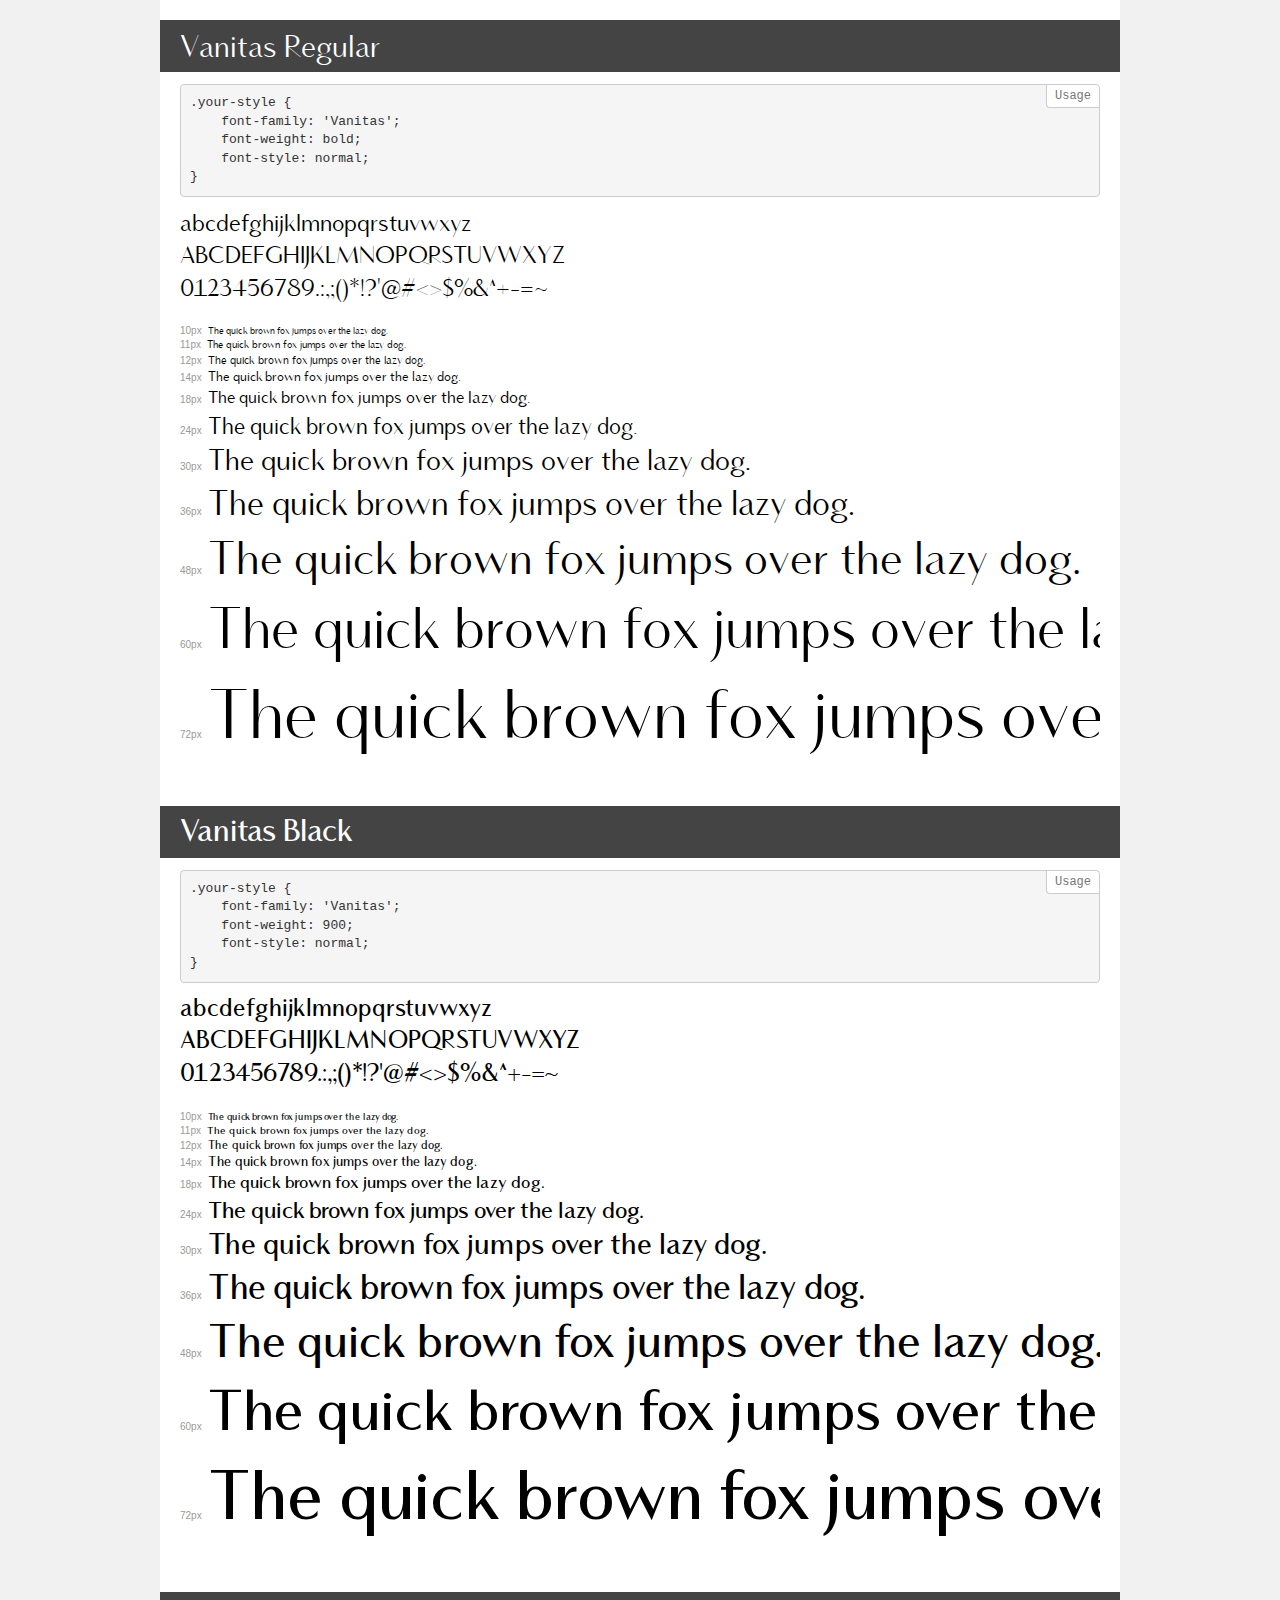
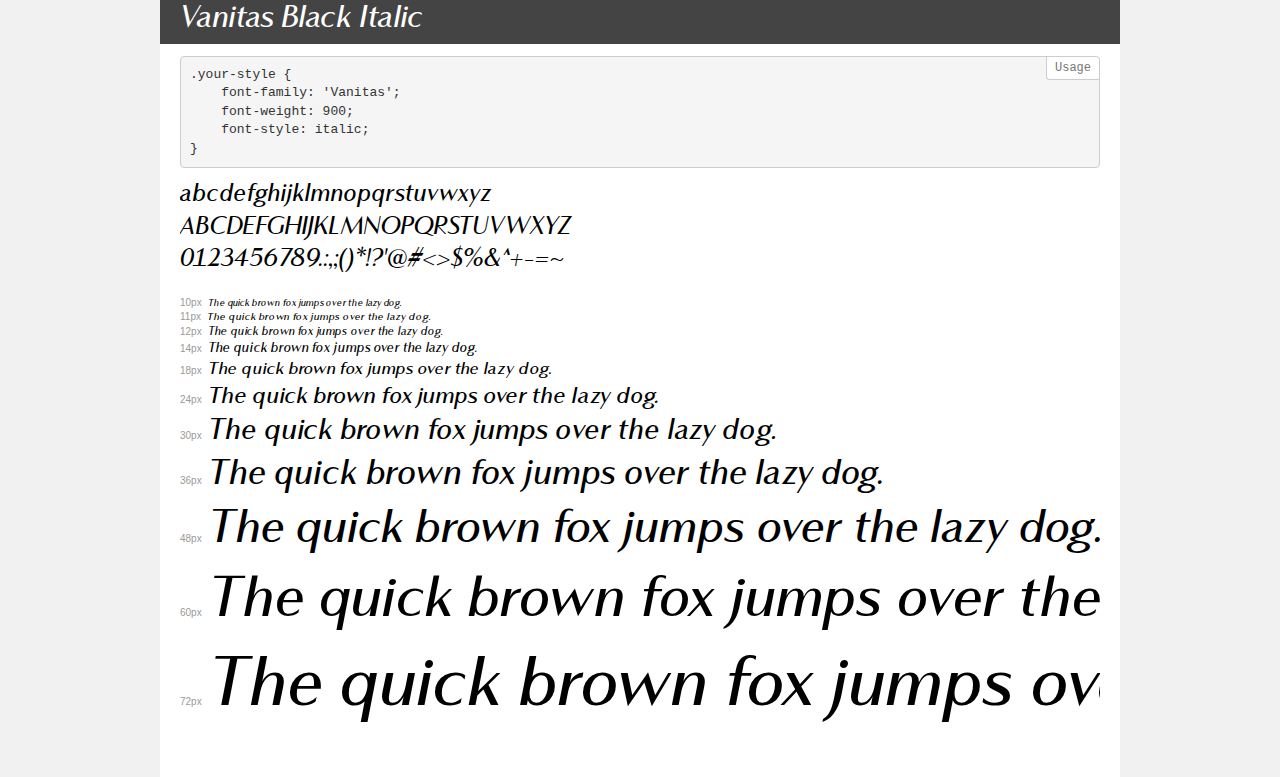
<file: css/fonts/demo.html>
<!DOCTYPE html>
<html>
<head>
    <meta charset="utf-8">
    <meta http-equiv="X-UA-Compatible" content="IE=edge">
    <meta name="viewport" content="width=device-width, initial-scale=1">
    <meta name="robots" content="noindex, noarchive">
    <meta name="format-detection" content="telephone=no">
    <title>Transfonter demo</title>
    <link href="stylesheet.css" rel="stylesheet">
    <style>
        /*
        http://meyerweb.com/eric/tools/css/reset/
        v2.0 | 20110126
        License: none (public domain)
        */
        html, body, div, span, applet, object, iframe,
        h1, h2, h3, h4, h5, h6, p, blockquote, pre,
        a, abbr, acronym, address, big, cite, code,
        del, dfn, em, img, ins, kbd, q, s, samp,
        small, strike, strong, sub, sup, tt, var,
        b, u, i, center,
        dl, dt, dd, ol, ul, li,
        fieldset, form, label, legend,
        table, caption, tbody, tfoot, thead, tr, th, td,
        article, aside, canvas, details, embed,
        figure, figcaption, footer, header, hgroup,
        menu, nav, output, ruby, section, summary,
        time, mark, audio, video {
            margin: 0;
            padding: 0;
            border: 0;
            font-size: 100%;
            font: inherit;
            vertical-align: baseline;
        }
        /* HTML5 display-role reset for older browsers */
        article, aside, details, figcaption, figure,
        footer, header, hgroup, menu, nav, section {
            display: block;
        }
        body {
            line-height: 1;
        }
        ol, ul {
            list-style: none;
        }
        blockquote, q {
            quotes: none;
        }
        blockquote:before, blockquote:after,
        q:before, q:after {
            content: '';
            content: none;
        }
        table {
            border-collapse: collapse;
            border-spacing: 0;
        }
        /* common styles */
        body {
            background: #f1f1f1;
            color: #000;
        }
        .page {
            background: #fff;
            width: 920px;
            margin: 0 auto;
            padding: 20px 20px 0 20px;
            overflow: hidden;
        }
        .font-container {
            overflow-x: auto;
            overflow-y: hidden;
            margin-bottom: 40px;
            line-height: 1.3;
            white-space: nowrap;
            padding-bottom: 5px;
        }
        h1 {
            position: relative;
            background: #444;
            font-size: 32px;
            color: #fff;
            padding: 10px 20px;
            margin: 0 -20px 12px -20px;
        }
        .letters {
            font-size: 25px;
            margin-bottom: 20px;
        }
        .s10:before {
            content: '10px';
        }
        .s11:before {
            content: '11px';
        }
        .s12:before {
            content: '12px';
        }
        .s14:before {
            content: '14px';
        }
        .s18:before {
            content: '18px';
        }
        .s24:before {
            content: '24px';
        }
        .s30:before {
            content: '30px';
        }
        .s36:before {
            content: '36px';
        }
        .s48:before {
            content: '48px';
        }
        .s60:before {
            content: '60px';
        }
        .s72:before {
            content: '72px';
        }
        .s10:before, .s11:before, .s12:before, .s14:before,
        .s18:before, .s24:before, .s30:before, .s36:before,
        .s48:before, .s60:before, .s72:before {
            font-family: Arial, sans-serif;
            font-size: 10px;
            font-weight: normal;
            font-style: normal;
            color: #999;
            padding-right: 6px;
        }
        pre {
            display: block;
            position: relative;
            padding: 9px;
            margin: 0 0 10px;
            font-family: Monaco, Menlo, Consolas, "Courier New", monospace !important;
            font-size: 13px;
            line-height: 1.428571429;
            color: #333;
            font-weight: normal !important;
            font-style: normal !important;
            background-color: #f5f5f5;
            border: 1px solid #ccc;
            overflow-x: auto;
            border-radius: 4px;
        }
        pre:after {
            display: block;
            position: absolute;
            right: 0;
            top: 0;
            content: 'Usage';
            line-height: 1;
            padding: 5px 8px;
            font-size: 12px;
            color: #767676;
            background-color: #fff;
            border: 1px solid #ccc;
            border-right: none;
            border-top: none;
            border-radius: 0 4px 0 4px;
            z-index: 10;
        }
        /* responsive */
        @media (max-width: 959px) {
            .page {
                width: auto;
                margin: 0;
            }
        }
    </style>
</head>
<body>
<div class="page">
    <div class="demo" style="font-family: 'Vanitas'; font-weight: bold; font-style: normal;">
        <h1>Vanitas Regular</h1>
        <pre>.your-style {
    font-family: 'Vanitas';
    font-weight: bold;
    font-style: normal;
}</pre>
        <div class="font-container">
            <p class="letters">
                abcdefghijklmnopqrstuvwxyz<br>
ABCDEFGHIJKLMNOPQRSTUVWXYZ<br>
                0123456789.:,;()*!?'@#<>$%&^+-=~
            </p>
            <p class="s10" style="font-size: 10px;">The quick brown fox jumps over the lazy dog.</p>
            <p class="s11" style="font-size: 11px;">The quick brown fox jumps over the lazy dog.</p>
            <p class="s12" style="font-size: 12px;">The quick brown fox jumps over the lazy dog.</p>
            <p class="s14" style="font-size: 14px;">The quick brown fox jumps over the lazy dog.</p>
            <p class="s18" style="font-size: 18px;">The quick brown fox jumps over the lazy dog.</p>
            <p class="s24" style="font-size: 24px;">The quick brown fox jumps over the lazy dog.</p>
            <p class="s30" style="font-size: 30px;">The quick brown fox jumps over the lazy dog.</p>
            <p class="s36" style="font-size: 36px;">The quick brown fox jumps over the lazy dog.</p>
            <p class="s48" style="font-size: 48px;">The quick brown fox jumps over the lazy dog.</p>
            <p class="s60" style="font-size: 60px;">The quick brown fox jumps over the lazy dog.</p>
            <p class="s72" style="font-size: 72px;">The quick brown fox jumps over the lazy dog.</p>
        </div>
    </div>
    <div class="demo" style="font-family: 'Vanitas'; font-weight: 900; font-style: normal;">
        <h1>Vanitas Black</h1>
        <pre>.your-style {
    font-family: 'Vanitas';
    font-weight: 900;
    font-style: normal;
}</pre>
        <div class="font-container">
            <p class="letters">
                abcdefghijklmnopqrstuvwxyz<br>
ABCDEFGHIJKLMNOPQRSTUVWXYZ<br>
                0123456789.:,;()*!?'@#<>$%&^+-=~
            </p>
            <p class="s10" style="font-size: 10px;">The quick brown fox jumps over the lazy dog.</p>
            <p class="s11" style="font-size: 11px;">The quick brown fox jumps over the lazy dog.</p>
            <p class="s12" style="font-size: 12px;">The quick brown fox jumps over the lazy dog.</p>
            <p class="s14" style="font-size: 14px;">The quick brown fox jumps over the lazy dog.</p>
            <p class="s18" style="font-size: 18px;">The quick brown fox jumps over the lazy dog.</p>
            <p class="s24" style="font-size: 24px;">The quick brown fox jumps over the lazy dog.</p>
            <p class="s30" style="font-size: 30px;">The quick brown fox jumps over the lazy dog.</p>
            <p class="s36" style="font-size: 36px;">The quick brown fox jumps over the lazy dog.</p>
            <p class="s48" style="font-size: 48px;">The quick brown fox jumps over the lazy dog.</p>
            <p class="s60" style="font-size: 60px;">The quick brown fox jumps over the lazy dog.</p>
            <p class="s72" style="font-size: 72px;">The quick brown fox jumps over the lazy dog.</p>
        </div>
    </div>
    <div class="demo" style="font-family: 'Vanitas'; font-weight: 900; font-style: italic;">
        <h1>Vanitas Black Italic</h1>
        <pre>.your-style {
    font-family: 'Vanitas';
    font-weight: 900;
    font-style: italic;
}</pre>
        <div class="font-container">
            <p class="letters">
                abcdefghijklmnopqrstuvwxyz<br>
ABCDEFGHIJKLMNOPQRSTUVWXYZ<br>
                0123456789.:,;()*!?'@#<>$%&^+-=~
            </p>
            <p class="s10" style="font-size: 10px;">The quick brown fox jumps over the lazy dog.</p>
            <p class="s11" style="font-size: 11px;">The quick brown fox jumps over the lazy dog.</p>
            <p class="s12" style="font-size: 12px;">The quick brown fox jumps over the lazy dog.</p>
            <p class="s14" style="font-size: 14px;">The quick brown fox jumps over the lazy dog.</p>
            <p class="s18" style="font-size: 18px;">The quick brown fox jumps over the lazy dog.</p>
            <p class="s24" style="font-size: 24px;">The quick brown fox jumps over the lazy dog.</p>
            <p class="s30" style="font-size: 30px;">The quick brown fox jumps over the lazy dog.</p>
            <p class="s36" style="font-size: 36px;">The quick brown fox jumps over the lazy dog.</p>
            <p class="s48" style="font-size: 48px;">The quick brown fox jumps over the lazy dog.</p>
            <p class="s60" style="font-size: 60px;">The quick brown fox jumps over the lazy dog.</p>
            <p class="s72" style="font-size: 72px;">The quick brown fox jumps over the lazy dog.</p>
        </div>
    </div>
</div>
</body>
</html>
</file>
<file: css/preloader.css>
.loader-box {
    padding-top: 35vh;
    width: 100%;
    height: 100vh;
    margin: 0 auto;
    -moz-border-radius: 5px;
    -webkit-border-radius: 5px;
    border-radius: 5px;
    /* background: url(https://subtlepatterns.com/patterns/stardust.png); */
    text-align: center;
    z-index: 1110;
    opacity: 1;
    transition: all ease 1s;
    position: fixed;
    top: 0;
    left: 0;
}

.labels {
    list-style-type: none;
    margin: 0 auto;
    display: inline-block;
    padding: 0px;
    width: 200px;
    height: 30px;
    overflow: hidden;
}

.label {
    float: left;
    height: 30px;
    line-height: 30px;
    padding: 0px;
    font-family: Futura, Trebuchet MS, Arial, sans-serif;
    color: #fff;
    font-size: 20px;
    width: 200px;
    z-index: 1100;
    position: relative;
    animation: textUp ease 3s;
    animation-iteration-count: infinite;
    animation-fill-mode: forwards;
    -webkit-animation: textUp ease 3s;
    -webkit-animation-iteration-count: infinite;
    -webkit-animation-fill-mode: forwards;
    /*Chrome 16+, Safari 4+*/
    -moz-animation: textUp ease 3s;
    -moz-animation-iteration-count: infinite;
    -moz-animation-fill-mode: forwards;
    /*FF 5+*/
    -o-animation: textUp ease 3s;
    -o-animation-iteration-count: infinite;
    -o-animation-fill-mode: forwards;
    /*Not implemented yet*/
    -ms-animation: textUp ease 3s;
    -ms-animation-iteration-count: infinite;
    -ms-animation-fill-mode: forwards;
    /*IE 10+*/
}

.loader {
    width: 130px;
    height: 130px;
    /* background-color; */
    overflow: hidden;
    display: block;
    /* border-radius: 100%; */
    background-color: #5e1111;
    position: relative;
    margin: 15px auto;
    z-index: 1110;
    -webkit-clip-path: polygon(0 25%, 100% 0%, 100% 100%, 0 85%);
    clip-path: polygon(0 25%, 100% 0%, 100% 100%, 0 85%);
    padding: 20px 0;
    display: flex;
    /* justify-content: center; */
    align-items: center;

}

.loaded.loader-box,
.loaded .loader,
.loaded .labels {
    opacity: 0;
}

.hidden {
    display: none;
}

.element-animation {
    bottom: 10px;
    animation: animationFrames ease-in 3s;
    animation-iteration-count: infinite;
    animation-fill-mode: forwards;
    -webkit-animation: animationFrames ease-in 3s;
    -webkit-animation-iteration-count: infinite;
    -webkit-animation-fill-mode: forwards;
    /*Chrome 16+, Safari 4+*/
    -moz-animation: animationFrames ease-in 3s;
    -moz-animation-iteration-count: infinite;
    -moz-animation-fill-mode: forwards;
    /*FF 5+*/
    -o-animation: animationFrames ease-in 3s;
    -o-animation-iteration-count: infinite;
    -o-animation-fill-mode: forwards;
    /*Not implemented yet*/
    -ms-animation: animationFrames ease-in 3s;
    -ms-animation-iteration-count: infinite;
    -ms-animation-fill-mode: forwards;
    /*IE 10+*/
}

.element-animation img {
    bottom: 5px;
    position: relative;
    right: 3px;
}

@keyframes textUp {
    0% {
        top: 0px;
        display: relative;
        opacity: 0;
    }

    1% {
        top: 0px;
        display: relative;
        opacity: 1;
    }

    24% {
        top: 0px;
        display: relative;
        opacity: 1;
    }

    25% {
        top: 0px;
        display: none;
        opacity: 0;
    }

    26% {
        top: -30px;
        display: relative;
        opacity: 0;
    }

    27% {
        top: -30px;
        display: relative;
        opacity: 1;
    }

    49% {
        top: -30px;
        display: relative;
        opacity: 1;
    }

    50% {
        top: -30px;
        display: none;
        opacity: 0;
    }

    51% {
        top: -60px;
        display: relative;
        opacity: 0;
    }

    52% {
        top: -60px;
        display: relative;
        opacity: 1;
    }

    74% {
        top: -60px;
        display: relative;
        opacity: 1;
    }

    75% {
        top: -60px;
        display: none;
        opacity: 0;
    }

    76% {
        top: -90px;
        display: relative;
        opacity: 0;
    }

    77% {
        top: -90px;
        display: relative;
        opacity: 1;
    }

    99% {
        top: -90px;
        display: relative;
        opacity: 1;
    }

    100% {
        top: -90px;
        display: none;
        opacity: 0;
    }
}

@-webkit-keyframes textUp {
    0% {
        top: 0px;
        display: relative;
        opacity: 0;
    }

    1% {
        top: 0px;
        display: relative;
        opacity: 1;
    }

    24% {
        top: 0px;
        display: relative;
        opacity: 1;
    }

    25% {
        top: 0px;
        display: none;
        opacity: 0;
    }

    26% {
        top: -30px;
        display: relative;
        opacity: 0;
    }

    27% {
        top: -30px;
        display: relative;
        opacity: 1;
    }

    49% {
        top: -30px;
        display: relative;
        opacity: 1;
    }

    50% {
        top: -30px;
        display: none;
        opacity: 0;
    }

    51% {
        top: -60px;
        display: relative;
        opacity: 0;
    }

    52% {
        top: -60px;
        display: relative;
        opacity: 1;
    }

    74% {
        top: -60px;
        display: relative;
        opacity: 1;
    }

    75% {
        top: -60px;
        display: none;
        opacity: 0;
    }

    76% {
        top: -90px;
        display: relative;
        opacity: 0;
    }

    77% {
        top: -90px;
        display: relative;
        opacity: 1;
    }

    99% {
        top: -90px;
        display: relative;
        opacity: 1;
    }

    100% {
        top: -90px;
        display: none;
        opacity: 0;
    }
}

@-moz-keyframes textUp {
    0% {
        top: 0px;
        display: relative;
        opacity: 0;
    }

    1% {
        top: 0px;
        display: relative;
        opacity: 1;
    }

    24% {
        top: 0px;
        display: relative;
        opacity: 1;
    }

    25% {
        top: 0px;
        display: none;
        opacity: 0;
    }

    26% {
        top: -30px;
        display: relative;
        opacity: 0;
    }

    27% {
        top: -30px;
        display: relative;
        opacity: 1;
    }

    49% {
        top: -30px;
        display: relative;
        opacity: 1;
    }

    50% {
        top: -30px;
        display: none;
        opacity: 0;
    }

    51% {
        top: -60px;
        display: relative;
        opacity: 0;
    }

    52% {
        top: -60px;
        display: relative;
        opacity: 1;
    }

    74% {
        top: -60px;
        display: relative;
        opacity: 1;
    }

    75% {
        top: -60px;
        display: none;
        opacity: 0;
    }

    76% {
        top: -90px;
        display: relative;
        opacity: 0;
    }

    77% {
        top: -90px;
        display: relative;
        opacity: 1;
    }

    99% {
        top: -90px;
        display: relative;
        opacity: 1;
    }

    100% {
        top: -90px;
        display: none;
        opacity: 0;
    }
}

@-o-keyframes textUp {
    0% {
        top: 0px;
        display: relative;
        opacity: 0;
    }

    1% {
        top: 0px;
        display: relative;
        opacity: 1;
    }

    24% {
        top: 0px;
        display: relative;
        opacity: 1;
    }

    25% {
        top: 0px;
        display: none;
        opacity: 0;
    }

    26% {
        top: -30px;
        display: relative;
        opacity: 0;
    }

    27% {
        top: -30px;
        display: relative;
        opacity: 1;
    }

    49% {
        top: -30px;
        display: relative;
        opacity: 1;
    }

    50% {
        top: -30px;
        display: none;
        opacity: 0;
    }

    51% {
        top: -60px;
        display: relative;
        opacity: 0;
    }

    52% {
        top: -60px;
        display: relative;
        opacity: 1;
    }

    74% {
        top: -60px;
        display: relative;
        opacity: 1;
    }

    75% {
        top: -60px;
        display: none;
        opacity: 0;
    }

    76% {
        top: -90px;
        display: relative;
        opacity: 0;
    }

    77% {
        top: -90px;
        display: relative;
        opacity: 1;
    }

    99% {
        top: -90px;
        display: relative;
        opacity: 1;
    }

    100% {
        top: -90px;
        display: none;
        opacity: 0;
    }
}

@-ms-keyframes textUp {
    0% {
        top: 0px;
        display: relative;
        opacity: 0;
    }

    1% {
        top: 0px;
        display: relative;
        opacity: 1;
    }

    24% {
        top: 0px;
        display: relative;
        opacity: 1;
    }

    25% {
        top: 0px;
        display: none;
        opacity: 0;
    }

    26% {
        top: -30px;
        display: relative;
        opacity: 0;
    }

    27% {
        top: -30px;
        display: relative;
        opacity: 1;
    }

    49% {
        top: -30px;
        display: relative;
        opacity: 1;
    }

    50% {
        top: -30px;
        display: none;
        opacity: 0;
    }

    51% {
        top: -60px;
        display: relative;
        opacity: 0;
    }

    52% {
        top: -60px;
        display: relative;
        opacity: 1;
    }

    74% {
        top: -60px;
        display: relative;
        opacity: 1;
    }

    75% {
        top: -60px;
        display: none;
        opacity: 0;
    }

    76% {
        top: -90px;
        display: relative;
        opacity: 0;
    }

    77% {
        top: -90px;
        display: relative;
        opacity: 1;
    }

    99% {
        top: -90px;
        display: relative;
        opacity: 1;
    }

    100% {
        top: -90px;
        display: none;
        opacity: 0;
    }
}



@keyframes animationFrames {
    0% {
        transform: translate(-360px, 15px);
        opacity: 0;
    }

    1% {
        transform: translate(-360px, 15px);
        opacity: 1;
    }

    24% {
        transform: translate(-360px, 15px);
        opacity: 1;
    }

    25% {
        transform: translate(-360px, 15px);
        opacity: 0;
    }

    26% {
        transform: translate(-240px, 15px);
        opacity: 0;
    }

    27% {
        transform: translate(-240px, 15px);
        opacity: 1;
    }

    49% {
        transform: translate(-240px, 15px);
        opacity: 1;
    }

    50% {
        transform: translate(-240px, 15px);
        opacity: 0;
    }

    51% {
        transform: translate(-120px, 15px);
        opacity: 0;
    }

    52% {
        transform: translate(-120px, 15px);
        opacity: 1;
    }

    74% {
        transform: translate(-120px, 15px);
        opacity: 1;
    }

    75% {
        transform: translate(-120px, 15px);
        opacity: 0;
    }

    76% {
        transform: translate(0px, 15px);
        opacity: 0;
    }

    77% {
        transform: translate(0px, 15px);
        opacity: 1;
    }

    99% {
        transform: translate(0px, 15px);
        opacity: 1;
    }

    100% {
        transform: translate(0px, 15px);
        opacity: 0;
    }
}

@-moz-keyframes animationFrames {
    0% {
        transform: translate(-480px, 15px);
    }

    20% {
        transform: translate(-480px, 15px);
    }

    21% {
        transform: translate(-360px, 15px);
    }

    40% {
        transform: translate(-360px, 15px);
    }

    41% {
        transform: translate(-240px, 15px);
    }

    60% {
        transform: translate(-240px, 15px);
    }

    61% {
        transform: translate(-120px, 15px);
    }

    80% {
        transform: translate(-120px, 15px);
    }

    81% {
        transform: translate(0px, 15px);
    }

    100% {
        transform: translate(0px, 15px);
    }
}

@-webkit-keyframes animationFrames {
    0% {
        transform: translate(-360px, 15px);
        opacity: 0;
    }

    1% {
        transform: translate(-360px, 15px);
        opacity: 1;
    }

    24% {
        transform: translate(-360px, 15px);
        opacity: 1;
    }

    25% {
        transform: translate(-360px, 15px);
        opacity: 0;
    }

    26% {
        transform: translate(-240px, 15px);
        opacity: 0;
    }

    27% {
        transform: translate(-240px, 15px);
        opacity: 1;
    }

    49% {
        transform: translate(-240px, 15px);
        opacity: 1;
    }

    50% {
        transform: translate(-240px, 15px);
        opacity: 0;
    }

    51% {
        transform: translate(-120px, 15px);
        opacity: 0;
    }

    52% {
        transform: translate(-120px, 15px);
        opacity: 1;
    }

    74% {
        transform: translate(-120px, 15px);
        opacity: 1;
    }

    75% {
        transform: translate(-120px, 15px);
        opacity: 0;
    }

    76% {
        transform: translate(0px, 15px);
        opacity: 0;
    }

    77% {
        transform: translate(0px, 15px);
        opacity: 1;
    }

    99% {
        transform: translate(0px, 15px);
        opacity: 1;
    }

    100% {
        transform: translate(0px, 15px);
        opacity: 0;
    }
}

@-o-keyframes animationFrames {
    0% {
        transform: translate(-360px, 15px);
        opacity: 0;
    }

    1% {
        transform: translate(-360px, 15px);
        opacity: 1;
    }

    24% {
        transform: translate(-360px, 15px);
        opacity: 1;
    }

    25% {
        transform: translate(-360px, 15px);
        opacity: 0;
    }

    26% {
        transform: translate(-240px, 15px);
        opacity: 0;
    }

    27% {
        transform: translate(-240px, 15px);
        opacity: 1;
    }

    49% {
        transform: translate(-240px, 15px);
        opacity: 1;
    }

    50% {
        transform: translate(-240px, 15px);
        opacity: 0;
    }

    51% {
        transform: translate(-120px, 15px);
        opacity: 0;
    }

    52% {
        transform: translate(-120px, 15px);
        opacity: 1;
    }

    74% {
        transform: translate(-120px, 15px);
        opacity: 1;
    }

    75% {
        transform: translate(-120px, 15px);
        opacity: 0;
    }

    76% {
        transform: translate(0px, 15px);
        opacity: 0;
    }

    77% {
        transform: translate(0px, 15px);
        opacity: 1;
    }

    99% {
        transform: translate(0px, 15px);
        opacity: 1;
    }

    100% {
        transform: translate(0px, 15px);
        opacity: 0;
    }
}

@-ms-keyframes animationFrames {
    0% {
        transform: translate(-360px, 15px);
        opacity: 0;
    }

    1% {
        transform: translate(-360px, 15px);
        opacity: 1;
    }

    24% {
        transform: translate(-360px, 15px);
        opacity: 1;
    }

    25% {
        transform: translate(-360px, 15px);
        opacity: 0;
    }

    26% {
        transform: translate(-240px, 15px);
        opacity: 0;
    }

    27% {
        transform: translate(-240px, 15px);
        opacity: 1;
    }

    49% {
        transform: translate(-240px, 15px);
        opacity: 1;
    }

    50% {
        transform: translate(-240px, 15px);
        opacity: 0;
    }

    51% {
        transform: translate(-120px, 15px);
        opacity: 0;
    }

    52% {
        transform: translate(-120px, 15px);
        opacity: 1;
    }

    74% {
        transform: translate(-120px, 15px);
        opacity: 1;
    }

    75% {
        transform: translate(-120px, 15px);
        opacity: 0;
    }

    76% {
        transform: translate(0px, 15px);
        opacity: 0;
    }

    77% {
        transform: translate(0px, 15px);
        opacity: 1;
    }

    99% {
        transform: translate(0px, 15px);
        opacity: 1;
    }

    100% {
        transform: translate(0px, 15px);
        opacity: 0;
    }
}

.loader-box .loader-section {
    position: fixed;
    top: 0;
    width: 51%;
    height: 100%;
    background: linear-gradient(180deg, #CC0505 7.41%, #780202 100%);
    z-index: 1000;
    -webkit-transform: translateX(0);
    /* Chrome, Opera 15+, Safari 3.1+ */
    -ms-transform: translateX(0);
    /* IE 9 */
    transform: translateX(0);
    /* Firefox 16+, IE 10+, Opera */
}

.loader-box .loader-section.section-left {
    left: 0;
}

.loader-box .loader-section.section-right {
    right: 0;
}

/* Loaded */
.loaded .loader-box .loader-section.section-left {
    -webkit-transform: translateX(-100%);
    /* Chrome, Opera 15+, Safari 3.1+ */
    -ms-transform: translateX(-100%);
    /* IE 9 */
    transform: translateX(-100%);
    /* Firefox 16+, IE 10+, Opera */

    -webkit-transition: all 1.2s 0.5s cubic-bezier(0.645, 0.045, 0.355, 1.000);
    transition: all 1.2s 0.5s cubic-bezier(0.645, 0.045, 0.355, 1.000);
}

.loaded .loader-box .loader-section.section-right {
    -webkit-transform: translateX(100%);
    /* Chrome, Opera 15+, Safari 3.1+ */
    -ms-transform: translateX(100%);
    /* IE 9 */
    transform: translateX(100%);
    /* Firefox 16+, IE 10+, Opera */

    -webkit-transition: all 1.2s 0.5s cubic-bezier(0.645, 0.045, 0.355, 1.000);
    transition: all 1.2s 0.5s cubic-bezier(0.645, 0.045, 0.355, 1.000);
}

.loaded #loader {
    opacity: 0;
    -webkit-transition: all 0.3s ease-out;
    transition: all 0.3s ease-out;
}

.loaded .loader-box {
    visibility: hidden;

    -webkit-transform: translateY(-100%);
    /* Chrome, Opera 15+, Safari 3.1+ */
    -ms-transform: translateY(-100%);
    /* IE 9 */
    transform: translateY(-100%);
    /* Firefox 16+, IE 10+, Opera */

    -webkit-transition: all 0.3s 1s ease-out;
    transition: all 0.3s 1s ease-out;
}
</file>
<file: css/style.css>
@font-face {
    font-family: 'Vanitas';
    src: url('fonts/Vanitas-Bold.woff2') format('woff2'),
        url('fonts/Vanitas-Bold.woff') format('woff');
    font-weight: bold;
    font-style: normal;
}

@font-face {
    font-family: 'Vanitas';
    src: url('fonts/Vanitas-Black.woff2') format('woff2'),
        url('fonts/Vanitas-Black.woff') format('woff');
    font-weight: 900;
    font-style: normal;
}

@font-face {
    font-family: 'Vanitas';
    src: url('fonts/Vanitas-BlackItalic.woff2') format('woff2'),
        url('fonts/Vanitas-BlackItalic.woff') format('woff');
    font-weight: 900;
    font-style: italic;
}

body {
    background-image: linear-gradient(180deg, #B40221 -16.37%, #720014 100%);
}

h1,
h2,
h3,
h4,
h5,
h6 {
    font-family: 'Vanitas';
    font-weight: 900;
    font-style: normal;
}

::-webkit-scrollbar-track {

    background-color: #rgba(251, 59, 59, 0.192);
}

::-webkit-scrollbar {
    width: 12px;
    background-color: rgba(251, 59, 59, 0.192);
}

::-webkit-scrollbar-thumb {

    -webkit-box-shadow: inset 0 0 6px rgba(0, 0, 0, .3);
    background-color: #FB3B3B;
}

#sticky-bar {
    padding: 0;
    display: flex;
    flex-direction: column;
    justify-content: center;
    position: fixed;
    left: -2px;
    z-index: 90;
    top: 25vh;
}

#sticky-bar li {
    border: 1px solid #9B041E;
    border-color: transparent;
    list-style: none;
    text-align: center;
    padding: 2px;

}

#sticky-bar li a {
    text-decoration: none;
    font-size: 24px;
    text-align: center;
    padding: 5px 10px;
}

#sticky-bar.rojo li {
    border-color: #9B041E
}

#sticky-bar.rojo li a {
    color: #9B041E;
}

#sticky-bar.landing li {
    border-color: #FB3B3B
}

#sticky-bar.landing li a {
    color: #FB3B3B;
}

#sticky-bar.blanco li {
    border-color: white;
}

#sticky-bar.blanco li a {
    color: white;
    ;
}

.txt-red {
    color: #CC0505;
}

button {
    border-radius: 0 !important;
    min-width: 48px;
    position: relative;
}


.btn {
    position: relative;
    display: inline-block;
    padding: 0.5em 2em;
    cursor: pointer;
    overflow: hidden;
    background: none;
}

.btn:before,
.btn:after {
    content: "";
    position: absolute;
    left: 0;
    height: 2px;
    width: 100%;
    background-color: #ff5757;
}



.btn:before {
    top: 0;
}

.btn:after {
    bottom: 0;
}

.btn:hover>*>*:before,
.btn:hover>*>*:after {
    -webkit-transform: translate3d(0, 0, 0);
    transform: translate3d(0, 0, 0);
}

.btn:hover>*>*>*:before,
.btn:hover>*>*>*:after {
    -webkit-transform: translate3d(0, 0, 0);
    transform: translate3d(0, 0, 0);
}

.btn>*:before,
.btn>*:after {
    content: "";
    position: absolute;
    top: 0;
    height: 100%;
    width: 2px;
    background-color: #ff5757;
}



.btn>*:before {
    left: 0;
}

.btn>*:after {
    right: 0;
}

.btn>*>*:before,
.btn>*>*:after {
    content: "";
    position: absolute;
    left: 0;
    z-index: 9;
    height: 3px;
    width: 100%;
    background-color: #ec8282;
}



.btn>*>*:before {
    top: 0;
    -webkit-transform: translate3d(-105%, 0, 0);
    transform: translate3d(-105%, 0, 0);
    transition: -webkit-transform 0.8s cubic-bezier(0.4, 0, 0.2, 1);
    transition: transform 0.8s cubic-bezier(0.4, 0, 0.2, 1);
    transition: transform 0.8s cubic-bezier(0.4, 0, 0.2, 1), -webkit-transform 0.8s cubic-bezier(0.4, 0, 0.2, 1);
}

.btn>*>*:after {
    bottom: 0;
    -webkit-transform: translate3d(105%, 0, 0);
    transform: translate3d(105%, 0, 0);
    transition: -webkit-transform 0.8s cubic-bezier(0.4, 0, 0.2, 1);
    transition: transform 0.8s cubic-bezier(0.4, 0, 0.2, 1);
    transition: transform 0.8s cubic-bezier(0.4, 0, 0.2, 1), -webkit-transform 0.8s cubic-bezier(0.4, 0, 0.2, 1);
}

.btn>*>*>*:before,
.btn>*>*>*:after {
    content: "";
    position: absolute;
    top: 0;
    z-index: 9;
    height: 100%;
    width: 3px;
    background-color: #ec8282;
}

.btn>*>*>*:before {
    left: 0;
    -webkit-transform: translate3d(0, 105%, 0);
    transform: translate3d(0, 105%, 0);
    transition: -webkit-transform 0.8s cubic-bezier(0.4, 0, 0.2, 1);
    transition: transform 0.8s cubic-bezier(0.4, 0, 0.2, 1);
    transition: transform 0.8s cubic-bezier(0.4, 0, 0.2, 1), -webkit-transform 0.8s cubic-bezier(0.4, 0, 0.2, 1);
}

.btn>*>*>*:after {
    right: 0;
    -webkit-transform: translate3d(0, -105%, 0);
    transform: translate3d(0, -105%, 0);
    transition: -webkit-transform 0.8s cubic-bezier(0.4, 0, 0.2, 1);
    transition: transform 0.8s cubic-bezier(0.4, 0, 0.2, 1);
    transition: transform 0.8s cubic-bezier(0.4, 0, 0.2, 1), -webkit-transform 0.8s cubic-bezier(0.4, 0, 0.2, 1);
}

.btn-c-in {
    color: #ec8282;
    background-color: transparent;
}

.btn-c-out {
    color: #FB3B3B;
    opacity: .8;
    background-color: transparent;
}

.btn:focus {
    box-shadow: 0 0 0 0.1rem rgba(109, 15, 15, 0.25);
}

.video-btn:focus {
    box-shadow: none;

}
nav {
    background: linear-gradient(180deg, #D83636 0%, #D42B2B 100%);
}

.navbar {
    padding: 0;
    border-bottom: 1px solid #FB3B3B;
    justify-content: flex-end;
}

.navbar-toggler {
    padding: 10px;
}

.navbar-nav {
    border-top: 1px solid #FB3B3B;
}

.navbar-expand-md .navbar-nav li {
    border: 1px solid #FB3B3B;
    border-top: transparent;
    border-right: transparent;
}

.navbar-expand-md .navbar-nav li.active {
    border-left: solid 6px #FB3B3B;
}

.navbar-expand-md .navbar-nav .nav-link {
    text-decoration: none;
    color: #FFF;
    text-transform: uppercase;
    padding: 10px 20px;
    font-family: 'Vanitas';
    font-style: normal;
    font-size: 14px;
}





.top {
    background-image: linear-gradient(180deg, #FFFFFF 0%, #F7F7F7 100%);
    -webkit-clip-path: polygon(0 0, 100% 0, 100% 100%, 0 90%);
    clip-path: polygon(0 0, 100% 0, 100% 100%, 0 90%);
    padding-bottom: 2rem;
}

.header {
    text-align: center;
    padding-top: 60px;
    display: flex;
    flex-direction: column;
    justify-content: center;
    max-width: 215px;
    flex-wrap: wrap;
    margin: auto;

}

.header .premier {
    margin: 50px auto;
    display: flex;
    justify-content: center;
    flex-wrap: wrap;
    height: 68px;
    align-content: space-between;
    max-width: 100%;
}

.header .premier img {
    max-width: 80%;
}

.header img {
    align-self: center;
}

.red {
    margin-right: 12%;
    max-width: 75%;
}

.video {
    padding: 4rem 0;
    position: relative;
    background-image: url('../img/diagonal.png');
    background-position: bottom;
    background-size: contain;
    background-repeat: no-repeat;
}


.video .vg {
    position: absolute;
    bottom: 10px;
    z-index: 5;
}


.video iframe {
    min-height: 100px;
    height: calc(100vw * 720.0 / 1280);
    max-height: 480px;
    max-width: 100%;
    width: 1280px;
}

footer {
    background-image: linear-gradient(180deg, #251F1F 0%, #1E1919 100%);
    -webkit-clip-path: polygon(0 11%, 100% 0, 100% 100%, 0% 100%);
    clip-path: polygon(0 11%, 100% 0, 100% 100%, 0% 100%)
}

.f-lan {
    background: #0F2234;
    clip-path: none;
    border-top: 1px solid #124E83
}

.f-lan .footer {
    border-bottom: 1px solid #124E83;
}

.f-lan .footer img {
    margin-bottom: 26px;
}

footer .footer {
    margin: auto;
    display: flex;
    flex-wrap: wrap;
    flex-direction: column;
    justify-content: center;
    padding: 3rem 0 2rem;
    font-family: 'Roboto', sans-serif;
}

footer .footer img {
    align-self: center;
    margin-bottom: 10px;
    max-width: 132px;
}

footer .footer p {
    font-size: 12px;
    text-align: center;
    color: #828282;
    margin-bottom: 0;
}

/*--------------
    MODALES
--------------*/
.modal-dialog {
    filter: drop-shadow(0px 10px 5px rgba(0, 0, 0, 0.5));
}

.modal-content {
    border-radius: 0;
    -webkit-clip-path: polygon(0 0, 100% 0%, 100% 92%, 0% 100%);
    clip-path: polygon(0 0, 100% 0%, 100% 92%, 0% 100%);
    background-image: linear-gradient(180deg, #820707 0%, #D42B2B 100%);
    padding-top: 1rem;
    padding-bottom: 2rem;
    font-family: 'Roboto', sans-serif !important;
    color: white;
    border: none;
}

.modal-body {
    display: flex;
    flex-direction: column;
    flex-wrap: wrap;
    justify-content: center;
}

.modal-body img {
    align-self: center;
}

.buttons button {
    margin: 0 5px;
}

#videoModal .modal-content {
    clip-path: unset;
    padding: 0;
}

.video {
    padding: 0;
    position: relative;
}

.video .close {
    position: absolute;
    right: -10px;
    top: -30px;
    z-index: 999;
    font-size: 2rem;
    font-weight: normal;
    color: #fff;
    opacity: 1;
}

.validator h4 {
    text-align: center;
}

/*--------------
    PARALLAX
--------------*/
html {
    height: 100%;
    overflow: hidden;
}

body {
    margin: 0;
    padding: 0;
    overflow-y: hidden;
    overflow-x: hidden;
    height: 100%;


}

.content {
    perspective: 1px;
    transform-style: preserve-3d;
    overflow-y: scroll;
    overflow-x: hidden;
    height: 100%;
    margin: 0;
    padding: 0;

}

p {
    font-size: 140%;
    line-height: 150%;
    color: #333;
}

.slide {
    position: relative;
    padding: 80px 36px;
    min-height: 100vh;
    width: 100vw;
    transform-style: inherit;
}

.slide button::before,
.slide button::after {
    content: none;
}

.slide .fotos {
    position: absolute;
    top: 50%;
    left: 35%;
    width: 320px;
    height: 240px;
    transform: translateZ(.25px) scale(.75) translateX(-94%) translateY(-100%) rotate(2deg);
    padding: 10px;
    border-radius: 5px;
    background: rgba(240, 230, 220, .7);
    box-shadow: 0 0 8px rgba(0, 0, 0, .7);
}


.slide:before {
    content: "";
    position: absolute;
    top: 0;
    bottom: 0;
    left: 0;
    right: 0;
    box-shadow: 0 0 8px 1px rgba(0, 0, 0, .7);
}

.title {
    width: 50%;
    padding: 5%;
    border-radius: 5px;
    background: rgba(240, 230, 220, .7);
    box-shadow: 0 0 8px rgba(0, 0, 0, .7);
}

.slide:nth-child(2n) .title {
    margin-left: 0;
    margin-right: auto;
}

.slide:nth-child(2n+1) .title {
    margin-left: auto;
    margin-right: 0;
}

.slide,
.slide:before {
    background: 50% 50% / cover;
}


#slide1:before {
    background: #FFF5E9;
    transform: translateZ(-1px) scale(2);
}




#slide4 {
    background: #222;
}


/*---------------
    TOP SECTION
---------------*/
#title {
    background-image: url("../img/bg.jpg");
    z-index: 2;
    text-align: center;
    position: relative;
    -webkit-clip-path: polygon(0 0, 100% 0, 100% 90%, 0 100%);
    clip-path: polygon(0 0, 100% 0, 100% 90%, 0 100%);
    padding: 0;
    padding-bottom: 7rem;

}

#title .logo {
    transform: translateZ(.35px) scale(.75);
    transform-origin: 50% 100%;
    /* position: absolute; */
    left: 0;
    top: 10px;
    right: 4%;
    margin: auto;
    /* max-height:240px; */
}

.false-button img {
    transform: none !important;
}

.train {
    padding-top: 30px;
    max-width: 830px;
    margin: auto;
}

.train-clip {
    transform: translateZ(.25px) scale(1) translateX(0) translateY(-10px) rotate(0);
    background-image: url(../img/negroni.jpg);
    background-size: cover;
    background-repeat: no-repeat;
    background-attachment: scroll;
    height: 96px;
    margin: 5px auto;
    max-width: 100%;
}

.clip-1 {
    background-position-y: top;
    -webkit-clip-path: polygon(0 0, 100% 0%, 100% 75%, 0% 100%);
    clip-path: polygon(0 0, 100% 0%, 100% 75%, 0% 100%);
}

.clip-2 {
    background-position-y: center;
    -webkit-clip-path: polygon(0 25%, 100% 0%, 100% 100%, 0 85%);
    clip-path: polygon(0 25%, 100% 0%, 100% 100%, 0 85%);
    display: flex;


}

.clip-3 {
    background-position-y: bottom;
    -webkit-clip-path: polygon(0 0, 100% 15%, 100% 100%, 0 100%);
    clip-path: polygon(0 0, 100% 15%, 100% 100%, 0 100%);
    margin-top: 15px;
}

h3 {
    color: white;
    font-size: 49px;
    margin-top: 87px;
    margin-bottom: 33px;
    transform: translateZ(0px) scale(1) translateX(0) translateY(0px) rotate(0);
}

.title-short {
    margin-top: 10px;
    /* width: 268px; */
    margin: auto;
    position: relative;
}
.title-short .name {
    margin-top:0;
    margin-bottom:10px;
    line-height: 48px;
    font-size: 55px;
}

.title-short i {
    display: block;
    margin:0 auto 10px;
    padding-top: 10px;
    /* margin-bottom: 10px;
    margin-top:0; */
    color:white;
    font-size: 2.5rem;
    
}

.title-short .cast {
    width: 100%;
    margin:10px auto;
    display: flex;
   
}


.cast-1, .cast-2 {
    color: white;
    width:50%;
}
.cast-1 {text-align: left;margin-left:10px;}
.cast-2 {text-align: right;margin-right:10px;}
.cast-1 h5,
.cast-2 h5 {
    font-size: 17px;
    margin: 0 auto;
    margin-top: 5px;
    font-style: italic;
}
.cast-1 h6,
.cast-2 h6 {
    margin-bottom:0;
    font-size: 12px;
    font-style: italic;
}


.false-button {
    background-position: center;
    background-repeat: no-repeat;
    background-size: cover;
    -webkit-clip-path: polygon(0 11%, 100% 0, 100% 100%, 0 88%);
    clip-path: polygon(0 11%, 100% 0, 100% 100%, 0 88%);
    display: flex;
    justify-content: center;
    align-content: center;
    min-height: 258px;
    margin-bottom: 45px;
}


.f-1 {
    background-image: url(../img/f_1.jpg);
}

/*---------------
    BARTENDERS
---------------*/

#slide1 {
    padding-top: 40px;
}

.title-section {
    margin: auto;
    margin-bottom: 63px;
}

.title-section h3,
.title-section h6 {
    text-align: center;
    margin-top: 0;
    color: #CC0505;
    margin-bottom: 26px;

}

.title-section::after {
    content: url('../img/spoon.png');
    display: block;
    margin: auto;
    text-align: center;
}


.character {
    height: 302px;
    display: flex;
    justify-content: center;
    align-content: center;
    position: relative;
    flex-wrap: wrap;
    background-position: center;
    background-repeat: no-repeat;
    background-size: cover;
}

.character .sub {
    position: absolute;
    bottom: 0;
}

.a-1 {
    background-image: url(../img/seba.jpg)
}

.a-2 {
    background-image: url(../img/pachano.jpg)
}

.a-1 .sub {
    transform: translateZ(.09px) scale(1) translateX(0) translateY(30px) rotate(0);
    left: -10px;
}

.a-2 .sub {
    right: -10px;
    transform: translateZ(.09px) scale(1) translateX(0) translateY(30px) rotate(0);
}

.character button {
    border: none;
}

.description {
    display: flex;
    flex-direction: column;
    justify-content: center;
    text-align: center;
    width: 100%;
}

.description h3 {
    display: inline-block;
    margin: auto;
    margin-top: 60px;
    color: #CC0505;
    padding-bottom: 18px;
    border-bottom: 1px solid #CC0505;
    margin-bottom: 15px;
}

.description h6 {
    margin-top: 0;
    color: #CC0505;

}

.description p {
    font-family: 'Roboto', sans-serif;
    font-style: normal;
    font-weight: 300;
    line-height: 18px;
    font-size: 13px;
    text-align: center;
    color: #333333;
    margin-top: 15px;
}

.description .redes {
    padding: 0;
    display: flex;
    justify-content: center;
}

.description .redes li {
    list-style-type: none;
    margin: 5px;
}

.description .redes li a {
    text-decoration: none;
    color: #CB9D69;
    padding: 10px 5px;
    font-size: 24px;
}

.gallery .loop {
    position: relative;
}

.loop .owl-nav {
    display: flex;
    justify-content: center;
    margin-top: 20px;

}

/* .loop .owl-nav button {
    position:absolute;
    top:40%;
}
.loop .owl-nav .owl-prev {
    left:-50px
}
.loop .owl-nav .owl-next {
    right:-50px
} */
.loop .item img {
    filter: grayscale(1);
    transition: .3ms;
}

.loop .overlay {
    position: absolute;
    top: 0;
    bottom: 0;
    left: 0;
    right: 0;
    opacity: 0;
    transition: .5s ease;
    background-color: rgba(128, 10, 27, 0.7);
    overflow: hidden;
}

.loop .center .item .overlay {
    opacity: 0.5;
}

.loop .center .item img {
    filter: grayscale(0);
}

.overlay-active {
    opacity: 1
}

/*---------------
    BEHINDS
---------------*/


#slide2 {
    background: linear-gradient(180deg, #CC0505 7.41%, #780202 100%);
    z-index: 2;
    box-shadow: none;
    -webkit-clip-path: polygon(0 0, 100% 10%, 100% 100%, 0 100%);
    clip-path: polygon(0 0, 100% 10%, 100% 100%, 0 100%);
}

.behind {
    width: 100%;
    height: 206px;
    display: flex;
    justify-content: center;
    align-content: center;
    flex-wrap: wrap;
    background-position: center;
    background-repeat: no-repeat;
    background-size: auto;
    position: relative;
    margin-bottom: 10px;
}

.vertical::after {
    content: url(../img/spoon_w.png);
    display: block;
    margin: auto;
    text-align: center;
}

.behind .overlay {
    position: absolute;
    top: 0;
    bottom: 0;
    left: 0;
    right: 0;
    opacity: 0;
    transition: .5s ease;
    background-color: rgba(128, 10, 27, 0.7);
    overflow: hidden;
    z-index: 1;
}

.behind:hover .overlay {
    opacity: 1;
}

.behind button {
    z-index: 10;
}

.b-1 {
    background-image: url(../img/behind_1.jpg);
}

.b-2 {
    background-image: url(../img/behind_2.jpg);
}

.b-3 {
    background-image: url(../img/behind_3.jpg);
    height: 446px;
    background-size: cover;
}

/*---------------
    COCKTAILS
---------------*/

#slide3:before {
    background: #121C25;
    transform: translateZ(-1px) scale(2);
    content: none;
}

#slide3 {
    background-color: #121C25;
}

#slide3 .vertical::after {
    content: url(../img/spoon_b.png);
    display: block;
    margin: auto;
    text-align: center;
}

.tab-header {
    overflow-x: auto;
    overflow-y: hidden;
    height: 155px;
    flex-wrap: nowrap;
    padding-bottom: 10px;
    border-bottom: none;

}

:.tab-header:-webkit-scrollbar-track {

    background-color: #rgba(251, 59, 59, 0.192);
}

.tab-header::-webkit-scrollbar {
    height: 6px;
    background-color: rgba(251, 59, 59, 0.192);
}

.tab-header::-webkit-scrollbar-thumb {

    -webkit-box-shadow: inset 0 0 6px rgba(0, 0, 0, .3);
    background-color: #b61717;
}

.tab-header li {
    list-style: none;
    min-width: 50%;
    transition: .3ms;
    max-height: 100%;

}

.tab-header li a {
    padding: 20px;
    display: flex;
    align-items: center;
    max-height: 100%;
    justify-content: center;
    border-right: 1px solid #124E83;
    border-bottom: 1px solid #124E83;
}

.tab-header li img {
    align-self: center;
    max-width: 100%;
    max-height: 120px;
}

.tab-header .active {
    border-bottom: 2px solid #9c0909;
    background-color: #0A131C;
    box-shadow: 1px 1px 13px #050708;
}

.cocktails {
    border: 1px solid #124E83;
}

.trago {
    display: flex;
    flex-direction: column;
    justify-content: center;
    flex-wrap: wrap;
    height: 460px;
    align-items: center;
}

.trago img {
    align-self: center;
    margin-bottom: 30px;
}

.bartender {
    display: flex;
    flex-direction: column;
    justify-content: center;
    position: relative;
}

.bartender .item {
    height: 460px;
    background-position: center;
    background-repeat: no-repeat;
    background-size: cover;

}

.bartender-txt {
    text-align: left !important;
    padding: 0 10px;
}

.bartender-txt h3 {
    border-bottom: 1px solid white;
    display: inline-block;
    margin-bottom: 15px;
}

.bartender-txt h5 {
    font-weight: 900;
    text-transform: uppercase;
    border-bottom: 1px solid #124E83;
    display: inline-block;
    padding-bottom: 5px;
    font-size: 1rem;
}

.ingredientes li {
    list-style-type: disc;
    font-size: 13px;
    margin-left: 30px;
}

.bartender .paragraph {
    font-size: 13px;
    font-family: 'Roboto', sans-serif;
}

@media screen and (min-width:768px) {
    .navbar-expand-md .navbar-collapse {
        justify-content: flex-end;
    }

    .navbar-expand-md .navbar-nav li {
        border: none;
        /* border-left:1px solid #FB3B3B */
    }


    .navbar-nav li:after {
        display: block;
        content: '';
        border-bottom: solid 3px #FB3B3B;
        transform: scaleX(0);
        transition: transform 250ms ease-in-out;
    }

    .navbar-expand-md .navbar-nav li.active {
        border: none;
        border-left: 1px solid #FB3B3B;
        border-right: 1px solid #FB3B3B;

    }

    .navbar-nav li.active {
        border: 1px solid #FB3B3B;
        border-bottom: transparent;
        border-top: transparent
    }

    .navbar-nav li.active:after {
        transform: scaleX(0.5);
    }

    .navbar-nav li:hover:after {
        transform: scaleX(1);
    }

    /** LANDING **/
    #title .logo {
        transform: transform: translateZ(.09px) scale(.85) translateX(0) translateY(100px) rotate(0);
        position: absolute;
    }

    .train {
        padding-top: 330px;
    }

    .title-short {
        width: 338px;
        margin-bottom: 30px;
    }

    .title-short h3 {
        font-size: 52px;
    }

    .title-short .cast {
        margin-top: 15px;
    }

    .title-short .cast h5 {
        font-size: 1.8em;
    }

    .false-button {
        min-height: 496px;
    }

    .train-clip {
        height: 220px;
    }

    .train-clip button img {
        width: 100px;
    }

    .actores {
        display: flex;
    }

    .reverse {
        flex-direction: row-reverse;
    }

    .actores .character,
    .actores .description {
        width: 50%;
    }

    .actores .description {
        text-align: left;
        padding-left: 30px;
    }

    .actores .description p {
        text-align: left;
    }

    .description .redes {
        justify-content: flex-start;
    }

    .description .redes li {
        margin: 0;
    }

    #slide2 {
        min-height: auto;
    }

    .tab-header li {
        min-width: 34%;
    }

    .bartender-txt {
        position: absolute;
        z-index: 111;
        width: 40%;
    }

    .bartender-txt h3 {
        margin-top: 0;
    }

    .bartender .item {
        height: 500px
    }

}




@media screen and (min-width:1024px) {
    #sticky-bar {
        right: 11px;
        left: inherit;
    }

    .navbar-nav {
        margin-right: 13rem;
    }

    #sticky-bar li {
        padding: 10px 0
    }

    #sticky-bar li a {
        padding: 15px 10px;
    }

    .top {
        -webkit-clip-path: polygon(0 0, 100% 0, 100% 100%, 0 80%);
        clip-path: polygon(0 0, 100% 0, 100% 100%, 0 80%);
    }

    .header {
        margin-top: 24px;
        margin-bottom: 70px;
    }

    .video {
        background-image: url(../img/diagonal_v.png);
        padding-bottom: 5rem;
    }

    footer {
        -webkit-clip-path: polygon(0 35%, 100% 0, 100% 100%, 0% 100%);
        clip-path: polygon(0 35%, 100% 0, 100% 100%, 0% 100%);
        padding-top: 80px;
    }

    /** LANDING **/
    #title .logo {
        right: 2%;
        top: 2%;

    }

    .train {
        max-width: 720px;
        padding-top: 330px;
    }

    .title-short {
        width:370px;
    }

    .title-short .name {
        line-height: 64px;
        font-size: 75px;
    }
    .title-short .cast {
        margin-top:0;
    }
    .cast-1, .cast-2{margin:0;}
    .title-short .cast h5 {font-size: 1.3em;}

    .title-short h3 i {
        opacity: 0.7;
    }

    .train-clip {
        height: 160px;
    }
    .title-section::after {
        transform: rotate(90deg);
    }

    #slide1 .container,
    #slide1 .gallery,
        {
        max-width: 920px;
        margin: auto;
    }

    #slide3 .container {
        max-width: 1021px;
    }

    .character {
        background-position: top;
    }

    .tab-header {
        overflow: hidden;
    }

    .tab-header li {
        min-width: 170px;
    }
}
</file>
<file: docs/css/preloader.css>
.loader-box {
    padding-top: 35vh;
    width: 100%;
    height: 100vh;
    margin: 0 auto;
    -moz-border-radius: 5px;
    -webkit-border-radius: 5px;
    border-radius: 5px;
    /* background: url(https://subtlepatterns.com/patterns/stardust.png); */
    text-align: center;
    z-index: 1110;
    opacity: 1;
    transition: all ease 1s;
    position: fixed;
    top: 0;
    left: 0;
}

.labels {
    list-style-type: none;
    margin: 0 auto;
    display: inline-block;
    padding: 0px;
    width: 200px;
    height: 30px;
    overflow: hidden;
}

.label {
    float: left;
    height: 30px;
    line-height: 30px;
    padding: 0px;
    font-family: Futura, Trebuchet MS, Arial, sans-serif;
    color: #fff;
    font-size: 20px;
    width: 200px;
    z-index: 1100;
    position: relative;
    animation: textUp ease 3s;
    animation-iteration-count: infinite;
    animation-fill-mode: forwards;
    -webkit-animation: textUp ease 3s;
    -webkit-animation-iteration-count: infinite;
    -webkit-animation-fill-mode: forwards;
    /*Chrome 16+, Safari 4+*/
    -moz-animation: textUp ease 3s;
    -moz-animation-iteration-count: infinite;
    -moz-animation-fill-mode: forwards;
    /*FF 5+*/
    -o-animation: textUp ease 3s;
    -o-animation-iteration-count: infinite;
    -o-animation-fill-mode: forwards;
    /*Not implemented yet*/
    -ms-animation: textUp ease 3s;
    -ms-animation-iteration-count: infinite;
    -ms-animation-fill-mode: forwards;
    /*IE 10+*/
}

.loader {
    width: 130px;
    height: 130px;
    /* background-color; */
    overflow: hidden;
    display: block;
    /* border-radius: 100%; */
    background-color: #5e1111;
    position: relative;
    margin: 15px auto;
    z-index: 1110;
    -webkit-clip-path: polygon(0 25%, 100% 0%, 100% 100%, 0 85%);
    clip-path: polygon(0 25%, 100% 0%, 100% 100%, 0 85%);
    padding: 20px 0;
    display: flex;
    /* justify-content: center; */
    align-items: center;

}

.loaded.loader-box,
.loaded .loader,
.loaded .labels {
    opacity: 0;
}

.hidden {
    display: none;
}

.element-animation {
    bottom: 10px;
    animation: animationFrames ease-in 3s;
    animation-iteration-count: infinite;
    animation-fill-mode: forwards;
    -webkit-animation: animationFrames ease-in 3s;
    -webkit-animation-iteration-count: infinite;
    -webkit-animation-fill-mode: forwards;
    /*Chrome 16+, Safari 4+*/
    -moz-animation: animationFrames ease-in 3s;
    -moz-animation-iteration-count: infinite;
    -moz-animation-fill-mode: forwards;
    /*FF 5+*/
    -o-animation: animationFrames ease-in 3s;
    -o-animation-iteration-count: infinite;
    -o-animation-fill-mode: forwards;
    /*Not implemented yet*/
    -ms-animation: animationFrames ease-in 3s;
    -ms-animation-iteration-count: infinite;
    -ms-animation-fill-mode: forwards;
    /*IE 10+*/
}

.element-animation img {
    bottom: 5px;
    position: relative;
    right: 3px;
}

@keyframes textUp {
    0% {
        top: 0px;
        display: relative;
        opacity: 0;
    }

    1% {
        top: 0px;
        display: relative;
        opacity: 1;
    }

    24% {
        top: 0px;
        display: relative;
        opacity: 1;
    }

    25% {
        top: 0px;
        display: none;
        opacity: 0;
    }

    26% {
        top: -30px;
        display: relative;
        opacity: 0;
    }

    27% {
        top: -30px;
        display: relative;
        opacity: 1;
    }

    49% {
        top: -30px;
        display: relative;
        opacity: 1;
    }

    50% {
        top: -30px;
        display: none;
        opacity: 0;
    }

    51% {
        top: -60px;
        display: relative;
        opacity: 0;
    }

    52% {
        top: -60px;
        display: relative;
        opacity: 1;
    }

    74% {
        top: -60px;
        display: relative;
        opacity: 1;
    }

    75% {
        top: -60px;
        display: none;
        opacity: 0;
    }

    76% {
        top: -90px;
        display: relative;
        opacity: 0;
    }

    77% {
        top: -90px;
        display: relative;
        opacity: 1;
    }

    99% {
        top: -90px;
        display: relative;
        opacity: 1;
    }

    100% {
        top: -90px;
        display: none;
        opacity: 0;
    }
}

@-webkit-keyframes textUp {
    0% {
        top: 0px;
        display: relative;
        opacity: 0;
    }

    1% {
        top: 0px;
        display: relative;
        opacity: 1;
    }

    24% {
        top: 0px;
        display: relative;
        opacity: 1;
    }

    25% {
        top: 0px;
        display: none;
        opacity: 0;
    }

    26% {
        top: -30px;
        display: relative;
        opacity: 0;
    }

    27% {
        top: -30px;
        display: relative;
        opacity: 1;
    }

    49% {
        top: -30px;
        display: relative;
        opacity: 1;
    }

    50% {
        top: -30px;
        display: none;
        opacity: 0;
    }

    51% {
        top: -60px;
        display: relative;
        opacity: 0;
    }

    52% {
        top: -60px;
        display: relative;
        opacity: 1;
    }

    74% {
        top: -60px;
        display: relative;
        opacity: 1;
    }

    75% {
        top: -60px;
        display: none;
        opacity: 0;
    }

    76% {
        top: -90px;
        display: relative;
        opacity: 0;
    }

    77% {
        top: -90px;
        display: relative;
        opacity: 1;
    }

    99% {
        top: -90px;
        display: relative;
        opacity: 1;
    }

    100% {
        top: -90px;
        display: none;
        opacity: 0;
    }
}

@-moz-keyframes textUp {
    0% {
        top: 0px;
        display: relative;
        opacity: 0;
    }

    1% {
        top: 0px;
        display: relative;
        opacity: 1;
    }

    24% {
        top: 0px;
        display: relative;
        opacity: 1;
    }

    25% {
        top: 0px;
        display: none;
        opacity: 0;
    }

    26% {
        top: -30px;
        display: relative;
        opacity: 0;
    }

    27% {
        top: -30px;
        display: relative;
        opacity: 1;
    }

    49% {
        top: -30px;
        display: relative;
        opacity: 1;
    }

    50% {
        top: -30px;
        display: none;
        opacity: 0;
    }

    51% {
        top: -60px;
        display: relative;
        opacity: 0;
    }

    52% {
        top: -60px;
        display: relative;
        opacity: 1;
    }

    74% {
        top: -60px;
        display: relative;
        opacity: 1;
    }

    75% {
        top: -60px;
        display: none;
        opacity: 0;
    }

    76% {
        top: -90px;
        display: relative;
        opacity: 0;
    }

    77% {
        top: -90px;
        display: relative;
        opacity: 1;
    }

    99% {
        top: -90px;
        display: relative;
        opacity: 1;
    }

    100% {
        top: -90px;
        display: none;
        opacity: 0;
    }
}

@-o-keyframes textUp {
    0% {
        top: 0px;
        display: relative;
        opacity: 0;
    }

    1% {
        top: 0px;
        display: relative;
        opacity: 1;
    }

    24% {
        top: 0px;
        display: relative;
        opacity: 1;
    }

    25% {
        top: 0px;
        display: none;
        opacity: 0;
    }

    26% {
        top: -30px;
        display: relative;
        opacity: 0;
    }

    27% {
        top: -30px;
        display: relative;
        opacity: 1;
    }

    49% {
        top: -30px;
        display: relative;
        opacity: 1;
    }

    50% {
        top: -30px;
        display: none;
        opacity: 0;
    }

    51% {
        top: -60px;
        display: relative;
        opacity: 0;
    }

    52% {
        top: -60px;
        display: relative;
        opacity: 1;
    }

    74% {
        top: -60px;
        display: relative;
        opacity: 1;
    }

    75% {
        top: -60px;
        display: none;
        opacity: 0;
    }

    76% {
        top: -90px;
        display: relative;
        opacity: 0;
    }

    77% {
        top: -90px;
        display: relative;
        opacity: 1;
    }

    99% {
        top: -90px;
        display: relative;
        opacity: 1;
    }

    100% {
        top: -90px;
        display: none;
        opacity: 0;
    }
}

@-ms-keyframes textUp {
    0% {
        top: 0px;
        display: relative;
        opacity: 0;
    }

    1% {
        top: 0px;
        display: relative;
        opacity: 1;
    }

    24% {
        top: 0px;
        display: relative;
        opacity: 1;
    }

    25% {
        top: 0px;
        display: none;
        opacity: 0;
    }

    26% {
        top: -30px;
        display: relative;
        opacity: 0;
    }

    27% {
        top: -30px;
        display: relative;
        opacity: 1;
    }

    49% {
        top: -30px;
        display: relative;
        opacity: 1;
    }

    50% {
        top: -30px;
        display: none;
        opacity: 0;
    }

    51% {
        top: -60px;
        display: relative;
        opacity: 0;
    }

    52% {
        top: -60px;
        display: relative;
        opacity: 1;
    }

    74% {
        top: -60px;
        display: relative;
        opacity: 1;
    }

    75% {
        top: -60px;
        display: none;
        opacity: 0;
    }

    76% {
        top: -90px;
        display: relative;
        opacity: 0;
    }

    77% {
        top: -90px;
        display: relative;
        opacity: 1;
    }

    99% {
        top: -90px;
        display: relative;
        opacity: 1;
    }

    100% {
        top: -90px;
        display: none;
        opacity: 0;
    }
}



@keyframes animationFrames {
    0% {
        transform: translate(-360px, 15px);
        opacity: 0;
    }

    1% {
        transform: translate(-360px, 15px);
        opacity: 1;
    }

    24% {
        transform: translate(-360px, 15px);
        opacity: 1;
    }

    25% {
        transform: translate(-360px, 15px);
        opacity: 0;
    }

    26% {
        transform: translate(-240px, 15px);
        opacity: 0;
    }

    27% {
        transform: translate(-240px, 15px);
        opacity: 1;
    }

    49% {
        transform: translate(-240px, 15px);
        opacity: 1;
    }

    50% {
        transform: translate(-240px, 15px);
        opacity: 0;
    }

    51% {
        transform: translate(-120px, 15px);
        opacity: 0;
    }

    52% {
        transform: translate(-120px, 15px);
        opacity: 1;
    }

    74% {
        transform: translate(-120px, 15px);
        opacity: 1;
    }

    75% {
        transform: translate(-120px, 15px);
        opacity: 0;
    }

    76% {
        transform: translate(0px, 15px);
        opacity: 0;
    }

    77% {
        transform: translate(0px, 15px);
        opacity: 1;
    }

    99% {
        transform: translate(0px, 15px);
        opacity: 1;
    }

    100% {
        transform: translate(0px, 15px);
        opacity: 0;
    }
}

@-moz-keyframes animationFrames {
    0% {
        transform: translate(-480px, 15px);
    }

    20% {
        transform: translate(-480px, 15px);
    }

    21% {
        transform: translate(-360px, 15px);
    }

    40% {
        transform: translate(-360px, 15px);
    }

    41% {
        transform: translate(-240px, 15px);
    }

    60% {
        transform: translate(-240px, 15px);
    }

    61% {
        transform: translate(-120px, 15px);
    }

    80% {
        transform: translate(-120px, 15px);
    }

    81% {
        transform: translate(0px, 15px);
    }

    100% {
        transform: translate(0px, 15px);
    }
}

@-webkit-keyframes animationFrames {
    0% {
        transform: translate(-360px, 15px);
        opacity: 0;
    }

    1% {
        transform: translate(-360px, 15px);
        opacity: 1;
    }

    24% {
        transform: translate(-360px, 15px);
        opacity: 1;
    }

    25% {
        transform: translate(-360px, 15px);
        opacity: 0;
    }

    26% {
        transform: translate(-240px, 15px);
        opacity: 0;
    }

    27% {
        transform: translate(-240px, 15px);
        opacity: 1;
    }

    49% {
        transform: translate(-240px, 15px);
        opacity: 1;
    }

    50% {
        transform: translate(-240px, 15px);
        opacity: 0;
    }

    51% {
        transform: translate(-120px, 15px);
        opacity: 0;
    }

    52% {
        transform: translate(-120px, 15px);
        opacity: 1;
    }

    74% {
        transform: translate(-120px, 15px);
        opacity: 1;
    }

    75% {
        transform: translate(-120px, 15px);
        opacity: 0;
    }

    76% {
        transform: translate(0px, 15px);
        opacity: 0;
    }

    77% {
        transform: translate(0px, 15px);
        opacity: 1;
    }

    99% {
        transform: translate(0px, 15px);
        opacity: 1;
    }

    100% {
        transform: translate(0px, 15px);
        opacity: 0;
    }
}

@-o-keyframes animationFrames {
    0% {
        transform: translate(-360px, 15px);
        opacity: 0;
    }

    1% {
        transform: translate(-360px, 15px);
        opacity: 1;
    }

    24% {
        transform: translate(-360px, 15px);
        opacity: 1;
    }

    25% {
        transform: translate(-360px, 15px);
        opacity: 0;
    }

    26% {
        transform: translate(-240px, 15px);
        opacity: 0;
    }

    27% {
        transform: translate(-240px, 15px);
        opacity: 1;
    }

    49% {
        transform: translate(-240px, 15px);
        opacity: 1;
    }

    50% {
        transform: translate(-240px, 15px);
        opacity: 0;
    }

    51% {
        transform: translate(-120px, 15px);
        opacity: 0;
    }

    52% {
        transform: translate(-120px, 15px);
        opacity: 1;
    }

    74% {
        transform: translate(-120px, 15px);
        opacity: 1;
    }

    75% {
        transform: translate(-120px, 15px);
        opacity: 0;
    }

    76% {
        transform: translate(0px, 15px);
        opacity: 0;
    }

    77% {
        transform: translate(0px, 15px);
        opacity: 1;
    }

    99% {
        transform: translate(0px, 15px);
        opacity: 1;
    }

    100% {
        transform: translate(0px, 15px);
        opacity: 0;
    }
}

@-ms-keyframes animationFrames {
    0% {
        transform: translate(-360px, 15px);
        opacity: 0;
    }

    1% {
        transform: translate(-360px, 15px);
        opacity: 1;
    }

    24% {
        transform: translate(-360px, 15px);
        opacity: 1;
    }

    25% {
        transform: translate(-360px, 15px);
        opacity: 0;
    }

    26% {
        transform: translate(-240px, 15px);
        opacity: 0;
    }

    27% {
        transform: translate(-240px, 15px);
        opacity: 1;
    }

    49% {
        transform: translate(-240px, 15px);
        opacity: 1;
    }

    50% {
        transform: translate(-240px, 15px);
        opacity: 0;
    }

    51% {
        transform: translate(-120px, 15px);
        opacity: 0;
    }

    52% {
        transform: translate(-120px, 15px);
        opacity: 1;
    }

    74% {
        transform: translate(-120px, 15px);
        opacity: 1;
    }

    75% {
        transform: translate(-120px, 15px);
        opacity: 0;
    }

    76% {
        transform: translate(0px, 15px);
        opacity: 0;
    }

    77% {
        transform: translate(0px, 15px);
        opacity: 1;
    }

    99% {
        transform: translate(0px, 15px);
        opacity: 1;
    }

    100% {
        transform: translate(0px, 15px);
        opacity: 0;
    }
}

.loader-box .loader-section {
    position: fixed;
    top: 0;
    width: 51%;
    height: 100%;
    background: linear-gradient(180deg, #CC0505 7.41%, #780202 100%);
    z-index: 1000;
    -webkit-transform: translateX(0);
    /* Chrome, Opera 15+, Safari 3.1+ */
    -ms-transform: translateX(0);
    /* IE 9 */
    transform: translateX(0);
    /* Firefox 16+, IE 10+, Opera */
}

.loader-box .loader-section.section-left {
    left: 0;
}

.loader-box .loader-section.section-right {
    right: 0;
}

/* Loaded */
.loaded .loader-box .loader-section.section-left {
    -webkit-transform: translateX(-100%);
    /* Chrome, Opera 15+, Safari 3.1+ */
    -ms-transform: translateX(-100%);
    /* IE 9 */
    transform: translateX(-100%);
    /* Firefox 16+, IE 10+, Opera */

    -webkit-transition: all 1.2s 0.5s cubic-bezier(0.645, 0.045, 0.355, 1.000);
    transition: all 1.2s 0.5s cubic-bezier(0.645, 0.045, 0.355, 1.000);
}

.loaded .loader-box .loader-section.section-right {
    -webkit-transform: translateX(100%);
    /* Chrome, Opera 15+, Safari 3.1+ */
    -ms-transform: translateX(100%);
    /* IE 9 */
    transform: translateX(100%);
    /* Firefox 16+, IE 10+, Opera */

    -webkit-transition: all 1.2s 0.5s cubic-bezier(0.645, 0.045, 0.355, 1.000);
    transition: all 1.2s 0.5s cubic-bezier(0.645, 0.045, 0.355, 1.000);
}

.loaded #loader {
    opacity: 0;
    -webkit-transition: all 0.3s ease-out;
    transition: all 0.3s ease-out;
}

.loaded .loader-box {
    visibility: hidden;

    -webkit-transform: translateY(-100%);
    /* Chrome, Opera 15+, Safari 3.1+ */
    -ms-transform: translateY(-100%);
    /* IE 9 */
    transform: translateY(-100%);
    /* Firefox 16+, IE 10+, Opera */

    -webkit-transition: all 0.3s 1s ease-out;
    transition: all 0.3s 1s ease-out;
}
</file>
<file: docs/css/style.css>
@font-face {
    font-family: 'Vanitas';
    src: url('fonts/Vanitas-Bold.woff2') format('woff2'),
        url('fonts/Vanitas-Bold.woff') format('woff');
    font-weight: bold;
    font-style: normal;
}

@font-face {
    font-family: 'Vanitas';
    src: url('fonts/Vanitas-Black.woff2') format('woff2'),
        url('fonts/Vanitas-Black.woff') format('woff');
    font-weight: 900;
    font-style: normal;
}

@font-face {
    font-family: 'Vanitas';
    src: url('fonts/Vanitas-BlackItalic.woff2') format('woff2'),
        url('fonts/Vanitas-BlackItalic.woff') format('woff');
    font-weight: 900;
    font-style: italic;
}

body {
    background-image: linear-gradient(180deg, #B40221 -16.37%, #720014 100%);
}

h1,
h2,
h3,
h4,
h5,
h6 {
    font-family: 'Vanitas';
    font-weight: 900;
    font-style: normal;
}

::-webkit-scrollbar-track {

    background-color: #rgba(251, 59, 59, 0.192);
}

::-webkit-scrollbar {
    width: 12px;
    background-color: rgba(251, 59, 59, 0.192);
}

::-webkit-scrollbar-thumb {

    -webkit-box-shadow: inset 0 0 6px rgba(0, 0, 0, .3);
    background-color: #FB3B3B;
}

#sticky-bar {
    padding: 0;
    display: flex;
    flex-direction: column;
    justify-content: center;
    position: fixed;
    left: -2px;
    z-index: 90;
    top: 25vh;
}

#sticky-bar li {
    border: 1px solid #9B041E;
    border-color: transparent;
    list-style: none;
    text-align: center;
    padding: 2px;

}

#sticky-bar li a {
    text-decoration: none;
    font-size: 24px;
    text-align: center;
    padding: 5px 10px;
}

#sticky-bar.rojo li {
    border-color: #9B041E
}

#sticky-bar.rojo li a {
    color: #9B041E;
}

#sticky-bar.landing li {
    border-color: #FB3B3B
}

#sticky-bar.landing li a {
    color: #FB3B3B;
}

#sticky-bar.blanco li {
    border-color: white;
}

#sticky-bar.blanco li a {
    color: white;
    ;
}

.txt-red {
    color: #CC0505;
}

button {
    border-radius: 0 !important;
    min-width: 48px;
    position: relative;
}


.btn {
    position: relative;
    display: inline-block;
    padding: 0.5em 2em;
    cursor: pointer;
    overflow: hidden;
    background: none;
}

.btn:before,
.btn:after {
    content: "";
    position: absolute;
    left: 0;
    height: 2px;
    width: 100%;
    background-color: #ff5757;
}



.btn:before {
    top: 0;
}

.btn:after {
    bottom: 0;
}

.btn:hover>*>*:before,
.btn:hover>*>*:after {
    -webkit-transform: translate3d(0, 0, 0);
    transform: translate3d(0, 0, 0);
}

.btn:hover>*>*>*:before,
.btn:hover>*>*>*:after {
    -webkit-transform: translate3d(0, 0, 0);
    transform: translate3d(0, 0, 0);
}

.btn>*:before,
.btn>*:after {
    content: "";
    position: absolute;
    top: 0;
    height: 100%;
    width: 2px;
    background-color: #ff5757;
}



.btn>*:before {
    left: 0;
}

.btn>*:after {
    right: 0;
}

.btn>*>*:before,
.btn>*>*:after {
    content: "";
    position: absolute;
    left: 0;
    z-index: 9;
    height: 3px;
    width: 100%;
    background-color: #ec8282;
}



.btn>*>*:before {
    top: 0;
    -webkit-transform: translate3d(-105%, 0, 0);
    transform: translate3d(-105%, 0, 0);
    transition: -webkit-transform 0.8s cubic-bezier(0.4, 0, 0.2, 1);
    transition: transform 0.8s cubic-bezier(0.4, 0, 0.2, 1);
    transition: transform 0.8s cubic-bezier(0.4, 0, 0.2, 1), -webkit-transform 0.8s cubic-bezier(0.4, 0, 0.2, 1);
}

.btn>*>*:after {
    bottom: 0;
    -webkit-transform: translate3d(105%, 0, 0);
    transform: translate3d(105%, 0, 0);
    transition: -webkit-transform 0.8s cubic-bezier(0.4, 0, 0.2, 1);
    transition: transform 0.8s cubic-bezier(0.4, 0, 0.2, 1);
    transition: transform 0.8s cubic-bezier(0.4, 0, 0.2, 1), -webkit-transform 0.8s cubic-bezier(0.4, 0, 0.2, 1);
}

.btn>*>*>*:before,
.btn>*>*>*:after {
    content: "";
    position: absolute;
    top: 0;
    z-index: 9;
    height: 100%;
    width: 3px;
    background-color: #ec8282;
}

.btn>*>*>*:before {
    left: 0;
    -webkit-transform: translate3d(0, 105%, 0);
    transform: translate3d(0, 105%, 0);
    transition: -webkit-transform 0.8s cubic-bezier(0.4, 0, 0.2, 1);
    transition: transform 0.8s cubic-bezier(0.4, 0, 0.2, 1);
    transition: transform 0.8s cubic-bezier(0.4, 0, 0.2, 1), -webkit-transform 0.8s cubic-bezier(0.4, 0, 0.2, 1);
}

.btn>*>*>*:after {
    right: 0;
    -webkit-transform: translate3d(0, -105%, 0);
    transform: translate3d(0, -105%, 0);
    transition: -webkit-transform 0.8s cubic-bezier(0.4, 0, 0.2, 1);
    transition: transform 0.8s cubic-bezier(0.4, 0, 0.2, 1);
    transition: transform 0.8s cubic-bezier(0.4, 0, 0.2, 1), -webkit-transform 0.8s cubic-bezier(0.4, 0, 0.2, 1);
}

.btn-c-in {
    color: #ec8282;
    background-color: transparent;
}

.btn-c-out {
    color: #FB3B3B;
    opacity: .8;
    background-color: transparent;
}

.btn:focus {
    box-shadow: 0 0 0 0.1rem rgba(109, 15, 15, 0.25);
}

.video-btn:focus {
    box-shadow: none;

}
nav {
    background: linear-gradient(180deg, #D83636 0%, #D42B2B 100%);
}

.navbar {
    padding: 0;
    border-bottom: 1px solid #FB3B3B;
    justify-content: flex-end;
}

.navbar-toggler {
    padding: 10px;
}

.navbar-nav {
    border-top: 1px solid #FB3B3B;
}

.navbar-expand-md .navbar-nav li {
    border: 1px solid #FB3B3B;
    border-top: transparent;
    border-right: transparent;
}

.navbar-expand-md .navbar-nav li.active {
    border-left: solid 6px #FB3B3B;
}

.navbar-expand-md .navbar-nav .nav-link {
    text-decoration: none;
    color: #FFF;
    text-transform: uppercase;
    padding: 10px 20px;
    font-family: 'Vanitas';
    font-style: normal;
    font-size: 14px;
}





.top {
    background-image: linear-gradient(180deg, #FFFFFF 0%, #F7F7F7 100%);
    -webkit-clip-path: polygon(0 0, 100% 0, 100% 100%, 0 90%);
    clip-path: polygon(0 0, 100% 0, 100% 100%, 0 90%);
    padding-bottom: 2rem;
}

.header {
    text-align: center;
    padding-top: 60px;
    display: flex;
    flex-direction: column;
    justify-content: center;
    max-width: 215px;
    flex-wrap: wrap;
    margin: auto;

}

.header .premier {
    margin: 50px auto;
    display: flex;
    justify-content: center;
    flex-wrap: wrap;
    height: 68px;
    align-content: space-between;
    max-width: 100%;
}

.header .premier img {
    max-width: 80%;
}

.header img {
    align-self: center;
}

.red {
    margin-right: 12%;
    max-width: 75%;
}

.video {
    padding: 4rem 0;
    position: relative;
    background-image: url('../img/diagonal.png');
    background-position: bottom;
    background-size: contain;
    background-repeat: no-repeat;
}


.video .vg {
    position: absolute;
    bottom: 10px;
    z-index: 5;
}


.video iframe {
    min-height: 100px;
    height: calc(100vw * 720.0 / 1280);
    max-height: 480px;
    max-width: 100%;
    width: 1280px;
}

footer {
    background-image: linear-gradient(180deg, #251F1F 0%, #1E1919 100%);
    -webkit-clip-path: polygon(0 11%, 100% 0, 100% 100%, 0% 100%);
    clip-path: polygon(0 11%, 100% 0, 100% 100%, 0% 100%)
}

.f-lan {
    background: #0F2234;
    clip-path: none;
    border-top: 1px solid #124E83
}

.f-lan .footer {
    border-bottom: 1px solid #124E83;
}

.f-lan .footer img {
    margin-bottom: 26px;
}

footer .footer {
    margin: auto;
    display: flex;
    flex-wrap: wrap;
    flex-direction: column;
    justify-content: center;
    padding: 3rem 0 2rem;
    font-family: 'Roboto', sans-serif;
}

footer .footer img {
    align-self: center;
    margin-bottom: 10px;
    max-width: 132px;
}

footer .footer p {
    font-size: 12px;
    text-align: center;
    color: #828282;
    margin-bottom: 0;
}

/*--------------
    MODALES
--------------*/
.modal-dialog {
    filter: drop-shadow(0px 10px 5px rgba(0, 0, 0, 0.5));
}

.modal-content {
    border-radius: 0;
    -webkit-clip-path: polygon(0 0, 100% 0%, 100% 92%, 0% 100%);
    clip-path: polygon(0 0, 100% 0%, 100% 92%, 0% 100%);
    background-image: linear-gradient(180deg, #820707 0%, #D42B2B 100%);
    padding-top: 1rem;
    padding-bottom: 2rem;
    font-family: 'Roboto', sans-serif !important;
    color: white;
    border: none;
}

.modal-body {
    display: flex;
    flex-direction: column;
    flex-wrap: wrap;
    justify-content: center;
}

.modal-body img {
    align-self: center;
}

.buttons button {
    margin: 0 5px;
}

#videoModal .modal-content {
    clip-path: unset;
    padding: 0;
}

.video {
    padding: 0;
    position: relative;
}

.video .close {
    position: absolute;
    right: -10px;
    top: -30px;
    z-index: 999;
    font-size: 2rem;
    font-weight: normal;
    color: #fff;
    opacity: 1;
}

.validator h4 {
    text-align: center;
}

/*--------------
    PARALLAX
--------------*/
html {
    height: 100%;
    overflow: hidden;
}

body {
    margin: 0;
    padding: 0;
    overflow-y: hidden;
    overflow-x: hidden;
    height: 100%;


}

.content {
    perspective: 1px;
    transform-style: preserve-3d;
    overflow-y: scroll;
    overflow-x: hidden;
    height: 100%;
    margin: 0;
    padding: 0;

}

p {
    font-size: 140%;
    line-height: 150%;
    color: #333;
}

.slide {
    position: relative;
    padding: 80px 36px;
    min-height: 100vh;
    width: 100vw;
    transform-style: inherit;
}

.slide button::before,
.slide button::after {
    content: none;
}

.slide .fotos {
    position: absolute;
    top: 50%;
    left: 35%;
    width: 320px;
    height: 240px;
    transform: translateZ(.25px) scale(.75) translateX(-94%) translateY(-100%) rotate(2deg);
    padding: 10px;
    border-radius: 5px;
    background: rgba(240, 230, 220, .7);
    box-shadow: 0 0 8px rgba(0, 0, 0, .7);
}


.slide:before {
    content: "";
    position: absolute;
    top: 0;
    bottom: 0;
    left: 0;
    right: 0;
    box-shadow: 0 0 8px 1px rgba(0, 0, 0, .7);
}

.title {
    width: 50%;
    padding: 5%;
    border-radius: 5px;
    background: rgba(240, 230, 220, .7);
    box-shadow: 0 0 8px rgba(0, 0, 0, .7);
}

.slide:nth-child(2n) .title {
    margin-left: 0;
    margin-right: auto;
}

.slide:nth-child(2n+1) .title {
    margin-left: auto;
    margin-right: 0;
}

.slide,
.slide:before {
    background: 50% 50% / cover;
}


#slide1:before {
    background: #FFF5E9;
    transform: translateZ(-1px) scale(2);
}




#slide4 {
    background: #222;
}


/*---------------
    TOP SECTION
---------------*/
#title {
    background-image: url("../img/bg.jpg");
    z-index: 2;
    text-align: center;
    position: relative;
    -webkit-clip-path: polygon(0 0, 100% 0, 100% 90%, 0 100%);
    clip-path: polygon(0 0, 100% 0, 100% 90%, 0 100%);
    padding: 0;
    padding-bottom: 7rem;

}

#title .logo {
    transform: translateZ(.35px) scale(.75);
    transform-origin: 50% 100%;
    /* position: absolute; */
    left: 0;
    top: 10px;
    right: 4%;
    margin: auto;
    /* max-height:240px; */
}

.false-button img {
    transform: none !important;
}

.train {
    padding-top: 30px;
    max-width: 830px;
    margin: auto;
}

.train-clip {
    transform: translateZ(.25px) scale(1) translateX(0) translateY(-10px) rotate(0);
    background-image: url(../img/negroni.jpg);
    background-size: cover;
    background-repeat: no-repeat;
    background-attachment: scroll;
    height: 96px;
    margin: 5px auto;
    max-width: 100%;
}

.clip-1 {
    background-position-y: top;
    -webkit-clip-path: polygon(0 0, 100% 0%, 100% 75%, 0% 100%);
    clip-path: polygon(0 0, 100% 0%, 100% 75%, 0% 100%);
}

.clip-2 {
    background-position-y: center;
    -webkit-clip-path: polygon(0 25%, 100% 0%, 100% 100%, 0 85%);
    clip-path: polygon(0 25%, 100% 0%, 100% 100%, 0 85%);
    display: flex;


}

.clip-3 {
    background-position-y: bottom;
    -webkit-clip-path: polygon(0 0, 100% 15%, 100% 100%, 0 100%);
    clip-path: polygon(0 0, 100% 15%, 100% 100%, 0 100%);
    margin-top: 15px;
}

h3 {
    color: white;
    font-size: 49px;
    margin-top: 87px;
    margin-bottom: 33px;
    transform: translateZ(0px) scale(1) translateX(0) translateY(0px) rotate(0);
}

.title-short {
    margin-top: 10px;
    /* width: 268px; */
    margin: auto;
    position: relative;
}
.title-short .name {
    margin-top:0;
    margin-bottom:10px;
    line-height: 48px;
    font-size: 55px;
}

.title-short i {
    display: block;
    margin:0 auto 10px;
    padding-top: 10px;
    /* margin-bottom: 10px;
    margin-top:0; */
    color:white;
    font-size: 2.5rem;
    
}

.title-short .cast {
    width: 100%;
    margin:10px auto;
    display: flex;
   
}


.cast-1, .cast-2 {
    color: white;
    width:50%;
}
.cast-1 {text-align: left;margin-left:10px;}
.cast-2 {text-align: right;margin-right:10px;}
.cast-1 h5,
.cast-2 h5 {
    font-size: 17px;
    margin: 0 auto;
    margin-top: 5px;
    font-style: italic;
}
.cast-1 h6,
.cast-2 h6 {
    margin-bottom:0;
    font-size: 12px;
    font-style: italic;
}


.false-button {
    background-position: center;
    background-repeat: no-repeat;
    background-size: cover;
    -webkit-clip-path: polygon(0 11%, 100% 0, 100% 100%, 0 88%);
    clip-path: polygon(0 11%, 100% 0, 100% 100%, 0 88%);
    display: flex;
    justify-content: center;
    align-content: center;
    min-height: 258px;
    margin-bottom: 45px;
}


.f-1 {
    background-image: url(../img/f_1.jpg);
}

/*---------------
    BARTENDERS
---------------*/

#slide1 {
    padding-top: 40px;
}

.title-section {
    margin: auto;
    margin-bottom: 63px;
}

.title-section h3,
.title-section h6 {
    text-align: center;
    margin-top: 0;
    color: #CC0505;
    margin-bottom: 26px;

}

.title-section::after {
    content: url('../img/spoon.png');
    display: block;
    margin: auto;
    text-align: center;
}


.character {
    height: 302px;
    display: flex;
    justify-content: center;
    align-content: center;
    position: relative;
    flex-wrap: wrap;
    background-position: center;
    background-repeat: no-repeat;
    background-size: cover;
}

.character .sub {
    position: absolute;
    bottom: 0;
}

.a-1 {
    background-image: url(../img/seba.jpg)
}

.a-2 {
    background-image: url(../img/pachano.jpg)
}

.a-1 .sub {
    transform: translateZ(.09px) scale(1) translateX(0) translateY(30px) rotate(0);
    left: -10px;
}

.a-2 .sub {
    right: -10px;
    transform: translateZ(.09px) scale(1) translateX(0) translateY(30px) rotate(0);
}

.character button {
    border: none;
}

.description {
    display: flex;
    flex-direction: column;
    justify-content: center;
    text-align: center;
    width: 100%;
}

.description h3 {
    display: inline-block;
    margin: auto;
    margin-top: 60px;
    color: #CC0505;
    padding-bottom: 18px;
    border-bottom: 1px solid #CC0505;
    margin-bottom: 15px;
}

.description h6 {
    margin-top: 0;
    color: #CC0505;

}

.description p {
    font-family: 'Roboto', sans-serif;
    font-style: normal;
    font-weight: 300;
    line-height: 18px;
    font-size: 13px;
    text-align: center;
    color: #333333;
    margin-top: 15px;
}

.description .redes {
    padding: 0;
    display: flex;
    justify-content: center;
}

.description .redes li {
    list-style-type: none;
    margin: 5px;
}

.description .redes li a {
    text-decoration: none;
    color: #CB9D69;
    padding: 10px 5px;
    font-size: 24px;
}

.gallery .loop {
    position: relative;
}

.loop .owl-nav {
    display: flex;
    justify-content: center;
    margin-top: 20px;

}

/* .loop .owl-nav button {
    position:absolute;
    top:40%;
}
.loop .owl-nav .owl-prev {
    left:-50px
}
.loop .owl-nav .owl-next {
    right:-50px
} */
.loop .item img {
    filter: grayscale(1);
    transition: .3ms;
}

.loop .overlay {
    position: absolute;
    top: 0;
    bottom: 0;
    left: 0;
    right: 0;
    opacity: 0;
    transition: .5s ease;
    background-color: rgba(128, 10, 27, 0.7);
    overflow: hidden;
}

.loop .center .item .overlay {
    opacity: 0.5;
}

.loop .center .item img {
    filter: grayscale(0);
}

.overlay-active {
    opacity: 1
}

/*---------------
    BEHINDS
---------------*/


#slide2 {
    background: linear-gradient(180deg, #CC0505 7.41%, #780202 100%);
    z-index: 2;
    box-shadow: none;
    -webkit-clip-path: polygon(0 0, 100% 10%, 100% 100%, 0 100%);
    clip-path: polygon(0 0, 100% 10%, 100% 100%, 0 100%);
}

.behind {
    width: 100%;
    height: 206px;
    display: flex;
    justify-content: center;
    align-content: center;
    flex-wrap: wrap;
    background-position: center;
    background-repeat: no-repeat;
    background-size: auto;
    position: relative;
    margin-bottom: 10px;
}

.vertical::after {
    content: url(../img/spoon_w.png);
    display: block;
    margin: auto;
    text-align: center;
}

.behind .overlay {
    position: absolute;
    top: 0;
    bottom: 0;
    left: 0;
    right: 0;
    opacity: 0;
    transition: .5s ease;
    background-color: rgba(128, 10, 27, 0.7);
    overflow: hidden;
    z-index: 1;
}

.behind:hover .overlay {
    opacity: 1;
}

.behind button {
    z-index: 10;
}

.b-1 {
    background-image: url(../img/behind_1.jpg);
}

.b-2 {
    background-image: url(../img/behind_2.jpg);
}

.b-3 {
    background-image: url(../img/behind_3.jpg);
    height: 446px;
    background-size: cover;
}

/*---------------
    COCKTAILS
---------------*/

#slide3:before {
    background: #121C25;
    transform: translateZ(-1px) scale(2);
    content: none;
}

#slide3 {
    background-color: #121C25;
}

#slide3 .vertical::after {
    content: url(../img/spoon_b.png);
    display: block;
    margin: auto;
    text-align: center;
}

.tab-header {
    overflow-x: auto;
    overflow-y: hidden;
    height: 155px;
    flex-wrap: nowrap;
    padding-bottom: 10px;
    border-bottom: none;

}

:.tab-header:-webkit-scrollbar-track {

    background-color: #rgba(251, 59, 59, 0.192);
}

.tab-header::-webkit-scrollbar {
    height: 6px;
    background-color: rgba(251, 59, 59, 0.192);
}

.tab-header::-webkit-scrollbar-thumb {

    -webkit-box-shadow: inset 0 0 6px rgba(0, 0, 0, .3);
    background-color: #b61717;
}

.tab-header li {
    list-style: none;
    min-width: 50%;
    transition: .3ms;
    max-height: 100%;

}

.tab-header li a {
    padding: 20px;
    display: flex;
    align-items: center;
    max-height: 100%;
    justify-content: center;
    border-right: 1px solid #124E83;
    border-bottom: 1px solid #124E83;
}

.tab-header li img {
    align-self: center;
    max-width: 100%;
    max-height: 120px;
}

.tab-header .active {
    border-bottom: 2px solid #9c0909;
    background-color: #0A131C;
    box-shadow: 1px 1px 13px #050708;
}

.cocktails {
    border: 1px solid #124E83;
}

.trago {
    display: flex;
    flex-direction: column;
    justify-content: center;
    flex-wrap: wrap;
    height: 460px;
    align-items: center;
}

.trago img {
    align-self: center;
    margin-bottom: 30px;
}

.bartender {
    display: flex;
    flex-direction: column;
    justify-content: center;
    position: relative;
}

.bartender .item {
    height: 460px;
    background-position: center;
    background-repeat: no-repeat;
    background-size: cover;

}

.bartender-txt {
    text-align: left !important;
    padding: 0 10px;
}

.bartender-txt h3 {
    border-bottom: 1px solid white;
    display: inline-block;
    margin-bottom: 15px;
}

.bartender-txt h5 {
    font-weight: 900;
    text-transform: uppercase;
    border-bottom: 1px solid #124E83;
    display: inline-block;
    padding-bottom: 5px;
    font-size: 1rem;
}

.ingredientes li {
    list-style-type: disc;
    font-size: 13px;
    margin-left: 30px;
}

.bartender .paragraph {
    font-size: 13px;
    font-family: 'Roboto', sans-serif;
}

@media screen and (min-width:768px) {
    .navbar-expand-md .navbar-collapse {
        justify-content: flex-end;
    }

    .navbar-expand-md .navbar-nav li {
        border: none;
        /* border-left:1px solid #FB3B3B */
    }


    .navbar-nav li:after {
        display: block;
        content: '';
        border-bottom: solid 3px #FB3B3B;
        transform: scaleX(0);
        transition: transform 250ms ease-in-out;
    }

    .navbar-expand-md .navbar-nav li.active {
        border: none;
        border-left: 1px solid #FB3B3B;
        border-right: 1px solid #FB3B3B;

    }

    .navbar-nav li.active {
        border: 1px solid #FB3B3B;
        border-bottom: transparent;
        border-top: transparent
    }

    .navbar-nav li.active:after {
        transform: scaleX(0.5);
    }

    .navbar-nav li:hover:after {
        transform: scaleX(1);
    }

    /** LANDING **/
    #title .logo {
        transform: transform: translateZ(.09px) scale(.85) translateX(0) translateY(100px) rotate(0);
        position: absolute;
    }

    .train {
        padding-top: 330px;
    }

    .title-short {
        width: 338px;
        margin-bottom: 30px;
    }

    .title-short h3 {
        font-size: 52px;
    }

    .title-short .cast {
        margin-top: 15px;
    }

    .title-short .cast h5 {
        font-size: 1.8em;
    }

    .false-button {
        min-height: 496px;
    }

    .train-clip {
        height: 220px;
    }

    .train-clip button img {
        width: 100px;
    }

    .actores {
        display: flex;
    }

    .reverse {
        flex-direction: row-reverse;
    }

    .actores .character,
    .actores .description {
        width: 50%;
    }

    .actores .description {
        text-align: left;
        padding-left: 30px;
    }

    .actores .description p {
        text-align: left;
    }

    .description .redes {
        justify-content: flex-start;
    }

    .description .redes li {
        margin: 0;
    }

    #slide2 {
        min-height: auto;
    }

    .tab-header li {
        min-width: 34%;
    }

    .bartender-txt {
        position: absolute;
        z-index: 111;
        width: 40%;
    }

    .bartender-txt h3 {
        margin-top: 0;
    }

    .bartender .item {
        height: 540px
    }

}




@media screen and (min-width:1024px) {
    #sticky-bar {
        right: 11px;
        left: inherit;
    }

    .navbar-nav {
        margin-right: 13rem;
    }

    #sticky-bar li {
        padding: 10px 0
    }

    #sticky-bar li a {
        padding: 15px 10px;
    }

    .top {
        -webkit-clip-path: polygon(0 0, 100% 0, 100% 100%, 0 80%);
        clip-path: polygon(0 0, 100% 0, 100% 100%, 0 80%);
    }

    .header {
        margin-top: 24px;
        margin-bottom: 70px;
    }

    .video {
        background-image: url(../img/diagonal_v.png);
        padding-bottom: 5rem;
    }

    footer {
        -webkit-clip-path: polygon(0 35%, 100% 0, 100% 100%, 0% 100%);
        clip-path: polygon(0 35%, 100% 0, 100% 100%, 0% 100%);
        padding-top: 80px;
    }

    /** LANDING **/
    #title .logo {
        right: 2%;
        top: 2%;

    }

    .train {
        max-width: 720px;
        padding-top: 330px;
    }

    .title-short {
        width:370px;
    }

    .title-short .name {
        line-height: 64px;
        font-size: 75px;
    }
    .title-short .cast {
        margin-top:0;
    }
    .cast-1, .cast-2{margin:0;}
    .title-short .cast h5 {font-size: 1.3em;}

    .title-short h3 i {
        opacity: 0.7;
    }

    .train-clip {
        height: 160px;
    }
    .title-section::after {
        transform: rotate(90deg);
    }

    #slide1 .container,
    #slide1 .gallery,
        {
        max-width: 920px;
        margin: auto;
    }

    #slide3 .container {
        max-width: 1021px;
    }

    .character {
        background-position: top;
    }

    .tab-header {
        overflow: hidden;
    }

    .tab-header li {
        min-width: 170px;
    }
}
</file>
<file: css/fonts/stylesheet.css>
@font-face {
    font-family: 'Vanitas';
    src: url('Vanitas-Bold.woff2') format('woff2'),
        url('Vanitas-Bold.woff') format('woff');
    font-weight: bold;
    font-style: normal;
}

@font-face {
    font-family: 'Vanitas';
    src: url('Vanitas-Black.woff2') format('woff2'),
        url('Vanitas-Black.woff') format('woff');
    font-weight: 900;
    font-style: normal;
}

@font-face {
    font-family: 'Vanitas';
    src: url('Vanitas-BlackItalic.woff2') format('woff2'),
        url('Vanitas-BlackItalic.woff') format('woff');
    font-weight: 900;
    font-style: italic;
}
</file>
